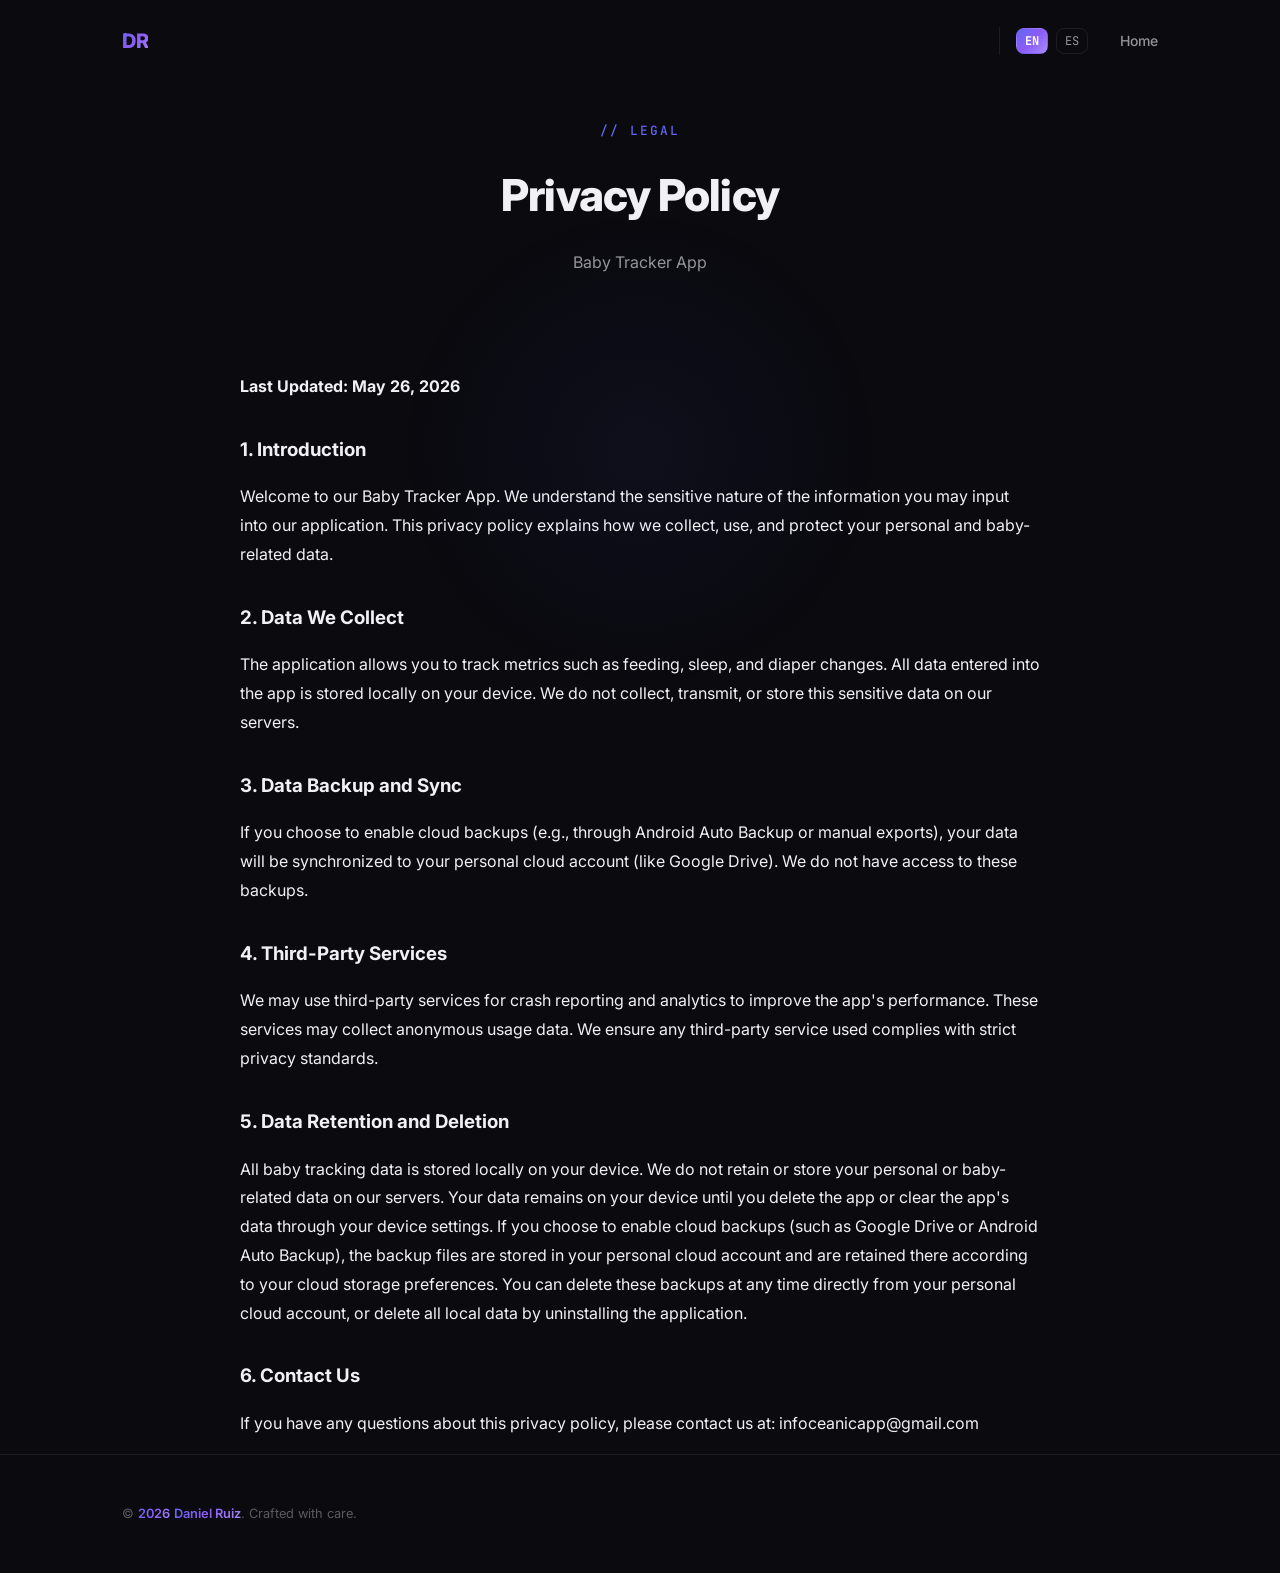
<file: apps/baby-tracker/privacy-policy.html>
<!DOCTYPE html>
<html lang="en">
<head>
  <meta charset="UTF-8" />
  <meta name="viewport" content="width=device-width, initial-scale=1.0" />
  <title>Privacy Policy - Baby Tracker App</title>
  
  <!-- Favicon (inline SVG) -->
  <link rel="icon" href="data:image/svg+xml,<svg xmlns='http://www.w3.org/2000/svg' viewBox='0 0 100 100'><text y='0.9em' font-size='80'>🚀</text></svg>" />

  <link rel="stylesheet" href="../../styles.css?v=3" />
  <style>
    .legal-section { padding-top: 120px; min-height: 80vh; }
    .legal-content { max-width: 800px; margin: 0 auto; line-height: 1.8; color: var(--text-light); }
    .legal-content h3 { color: var(--text-white); margin-top: 2rem; margin-bottom: 1rem; }
    .legal-content p { margin-bottom: 1rem; }
    .legal-content ul { padding-left: 1.5rem; margin-bottom: 1rem; }
    .legal-content li { margin-bottom: 0.5rem; }
  </style>
</head>
<body>
  <!-- ═══════════════ Navigation ═══════════════ -->
  <nav class="nav" id="navbar">
    <div class="container nav-inner">
      <a href="../../index.html" class="nav-logo">DR</a>
      <ul class="nav-links" id="nav-links">
        <li class="lang-switcher">
          <button class="lang-toggle-btn" data-lang="en">EN</button>
          <button class="lang-toggle-btn" data-lang="es">ES</button>
        </li>
        <li><a href="../../index.html" data-i18n="legal.nav.home">Home</a></li>
      </ul>
    </div>
  </nav>

  <!-- ═══════════════ Content ═══════════════ -->
  <section class="legal-section">
    <div class="container">
      <div class="section-header">
        <span class="section-label" data-i18n="legal.label">// Legal</span>
        <h2 class="section-title" data-i18n="bt.priv.title">Privacy Policy</h2>
        <p class="section-desc" data-i18n="bt.priv.desc">Baby Tracker App</p>
      </div>

      <div class="legal-content">
        <p data-i18n="legal.last_updated.bt"><strong>Last Updated: May 26, 2026</strong></p>
        
        <h3 data-i18n="bt.priv.1.t">1. Introduction</h3>
        <p data-i18n="bt.priv.1.p">Welcome to our Baby Tracker App. We understand the sensitive nature of the information you may input into our application. This privacy policy explains how we collect, use, and protect your personal and baby-related data.</p>
        
        <h3 data-i18n="bt.priv.2.t">2. Data We Collect</h3>
        <p data-i18n="bt.priv.2.p">The application allows you to track metrics such as feeding, sleep, and diaper changes. All data entered into the app is stored locally on your device. We do not collect, transmit, or store this sensitive data on our servers.</p>
        
        <h3 data-i18n="bt.priv.3.t">3. Data Backup and Sync</h3>
        <p data-i18n="bt.priv.3.p">If you choose to enable cloud backups (e.g., through Android Auto Backup or manual exports), your data will be synchronized to your personal cloud account (like Google Drive). We do not have access to these backups.</p>
        
        <h3 data-i18n="bt.priv.4.t">4. Third-Party Services</h3>
        <p data-i18n="bt.priv.4.p">We may use third-party services for crash reporting and analytics to improve the app's performance. These services may collect anonymous usage data. We ensure any third-party service used complies with strict privacy standards.</p>
        
        <h3 data-i18n="bt.priv.5.t">5. Data Retention and Deletion</h3>
        <p data-i18n="bt.priv.5.p">All baby tracking data is stored locally on your device. We do not retain or store your personal or baby-related data on our servers. Your data remains on your device until you delete the app or clear the app's data through your device settings. If you choose to enable cloud backups (such as Google Drive or Android Auto Backup), the backup files are stored in your personal cloud account and are retained there according to your cloud storage preferences. You can delete these backups at any time directly from your personal cloud account, or delete all local data by uninstalling the application.</p>
        
        <h3 data-i18n="bt.priv.6.t">6. Contact Us</h3>
        <p data-i18n="bt.priv.6.p">If you have any questions about this privacy policy, please contact us at: infoceanicapp@gmail.com</p>
      </div>
    </div>
  </section>

  <!-- ═══════════════ Footer ═══════════════ -->
  <footer class="footer">
    <div class="container footer-inner">
      <p class="footer-text" data-i18n="legal.footer">
        © <span id="current-year">2026</span> <span>Daniel Ruiz</span>. Crafted with care.
      </p>
    </div>
  </footer>

  <script src="../../translations.js"></script>
  <script src="../../i18n.js"></script>
  <script src="../../main.js"></script>
</body>
</html>
</file>
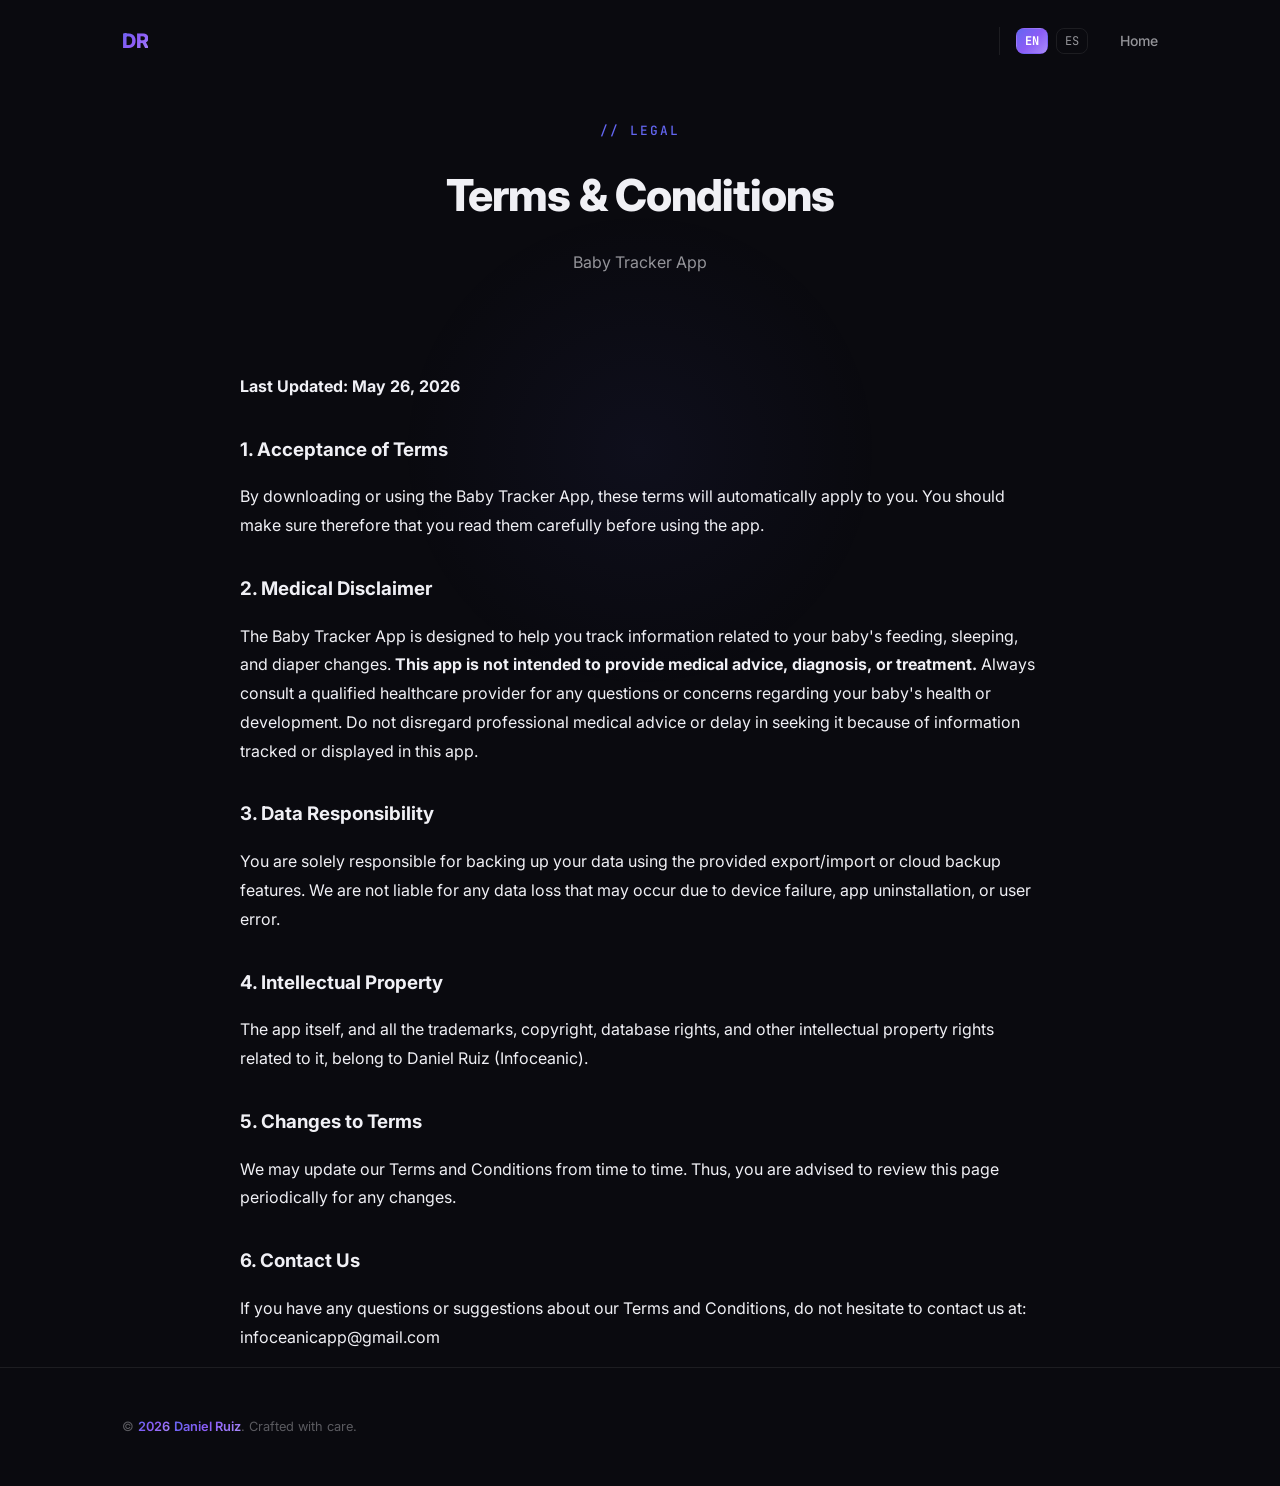
<file: apps/baby-tracker/terms-and-conditions.html>
<!DOCTYPE html>
<html lang="en">
<head>
  <meta charset="UTF-8" />
  <meta name="viewport" content="width=device-width, initial-scale=1.0" />
  <title>Terms and Conditions - Baby Tracker App</title>
  
  <!-- Favicon (inline SVG) -->
  <link rel="icon" href="data:image/svg+xml,<svg xmlns='http://www.w3.org/2000/svg' viewBox='0 0 100 100'><text y='0.9em' font-size='80'>🚀</text></svg>" />

  <link rel="stylesheet" href="../../styles.css?v=3" />
  <style>
    .legal-section { padding-top: 120px; min-height: 80vh; }
    .legal-content { max-width: 800px; margin: 0 auto; line-height: 1.8; color: var(--text-light); }
    .legal-content h3 { color: var(--text-white); margin-top: 2rem; margin-bottom: 1rem; }
    .legal-content p { margin-bottom: 1rem; }
    .legal-content ul { padding-left: 1.5rem; margin-bottom: 1rem; }
    .legal-content li { margin-bottom: 0.5rem; }
  </style>
</head>
<body>
  <!-- ═══════════════ Navigation ═══════════════ -->
  <nav class="nav" id="navbar">
    <div class="container nav-inner">
      <a href="../../index.html" class="nav-logo">DR</a>
      <ul class="nav-links" id="nav-links">
        <li class="lang-switcher">
          <button class="lang-toggle-btn" data-lang="en">EN</button>
          <button class="lang-toggle-btn" data-lang="es">ES</button>
        </li>
        <li><a href="../../index.html" data-i18n="legal.nav.home">Home</a></li>
      </ul>
    </div>
  </nav>

  <!-- ═══════════════ Content ═══════════════ -->
  <section class="legal-section">
    <div class="container">
      <div class="section-header">
        <span class="section-label" data-i18n="legal.label">// Legal</span>
        <h2 class="section-title" data-i18n="bt.terms.title">Terms & Conditions</h2>
        <p class="section-desc" data-i18n="bt.terms.desc">Baby Tracker App</p>
      </div>

      <div class="legal-content">
        <p data-i18n="legal.last_updated.bt"><strong>Last Updated: May 23, 2026</strong></p>
        
        <h3 data-i18n="bt.terms.1.t">1. Acceptance of Terms</h3>
        <p data-i18n="bt.terms.1.p">By downloading or using the Baby Tracker App, these terms will automatically apply to you. You should make sure therefore that you read them carefully before using the app.</p>
        
        <h3 data-i18n="bt.terms.2.t">2. Medical Disclaimer</h3>
        <p data-i18n="bt.terms.2.p">The Baby Tracker App is designed to help you track information related to your baby's feeding, sleeping, and diaper changes. <strong>This app is not intended to provide medical advice, diagnosis, or treatment.</strong> Always consult a qualified healthcare provider for any questions or concerns regarding your baby's health or development. Do not disregard professional medical advice or delay in seeking it because of information tracked or displayed in this app.</p>
        
        <h3 data-i18n="bt.terms.3.t">3. Data Responsibility</h3>
        <p data-i18n="bt.terms.3.p">You are solely responsible for backing up your data using the provided export/import or cloud backup features. We are not liable for any data loss that may occur due to device failure, app uninstallation, or user error.</p>
        
        <h3 data-i18n="bt.terms.4.t">4. Intellectual Property</h3>
        <p data-i18n="bt.terms.4.p">The app itself, and all the trademarks, copyright, database rights, and other intellectual property rights related to it, belong to Daniel Ruiz (Infoceanic).</p>
        
        <h3 data-i18n="bt.terms.5.t">5. Changes to Terms</h3>
        <p data-i18n="bt.terms.5.p">We may update our Terms and Conditions from time to time. Thus, you are advised to review this page periodically for any changes.</p>
        
        <h3 data-i18n="bt.terms.6.t">6. Contact Us</h3>
        <p data-i18n="bt.terms.6.p">If you have any questions or suggestions about our Terms and Conditions, do not hesitate to contact us at: infoceanicapp@gmail.com</p>
      </div>
    </div>
  </section>

  <!-- ═══════════════ Footer ═══════════════ -->
  <footer class="footer">
    <div class="container footer-inner">
      <p class="footer-text" data-i18n="legal.footer">
        © <span id="current-year">2026</span> <span>Daniel Ruiz</span>. Crafted with care.
      </p>
    </div>
  </footer>

  <script src="../../translations.js"></script>
  <script src="../../i18n.js"></script>
  <script src="../../main.js"></script>
</body>
</html>
</file>
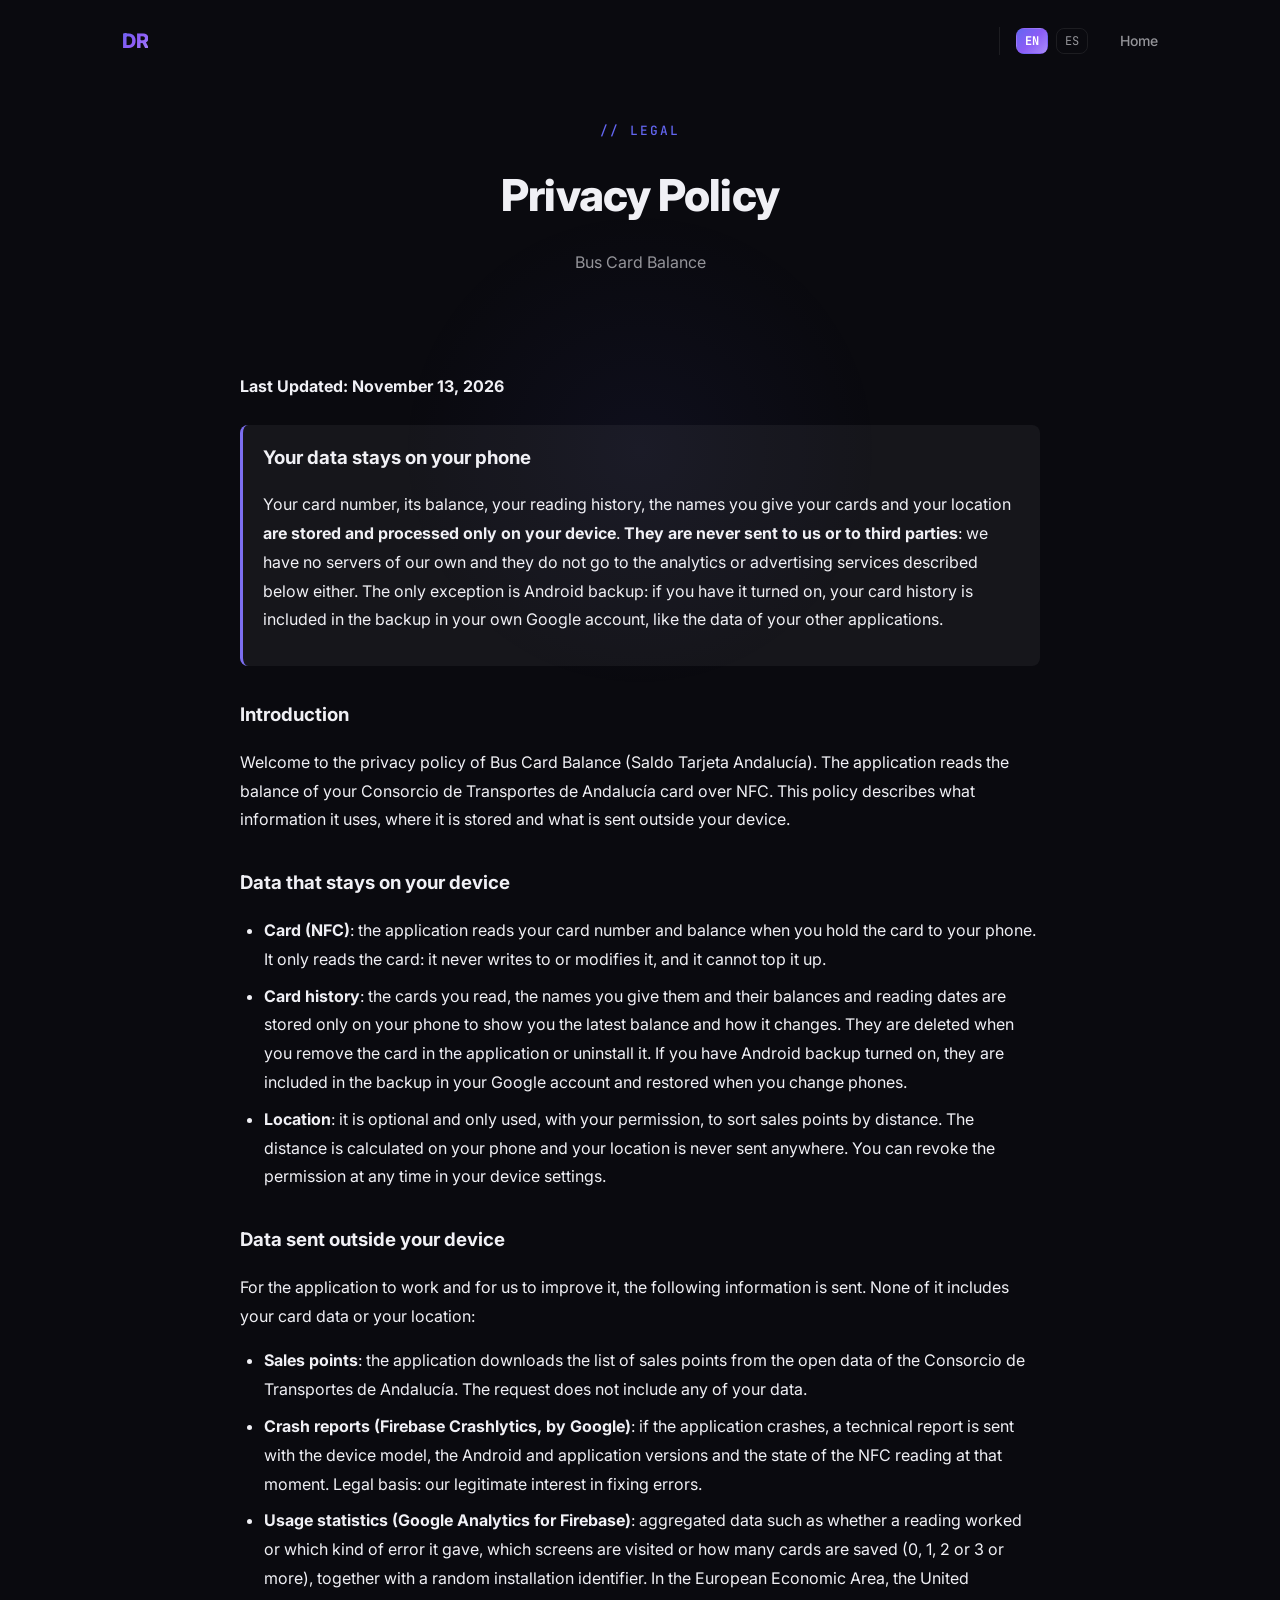
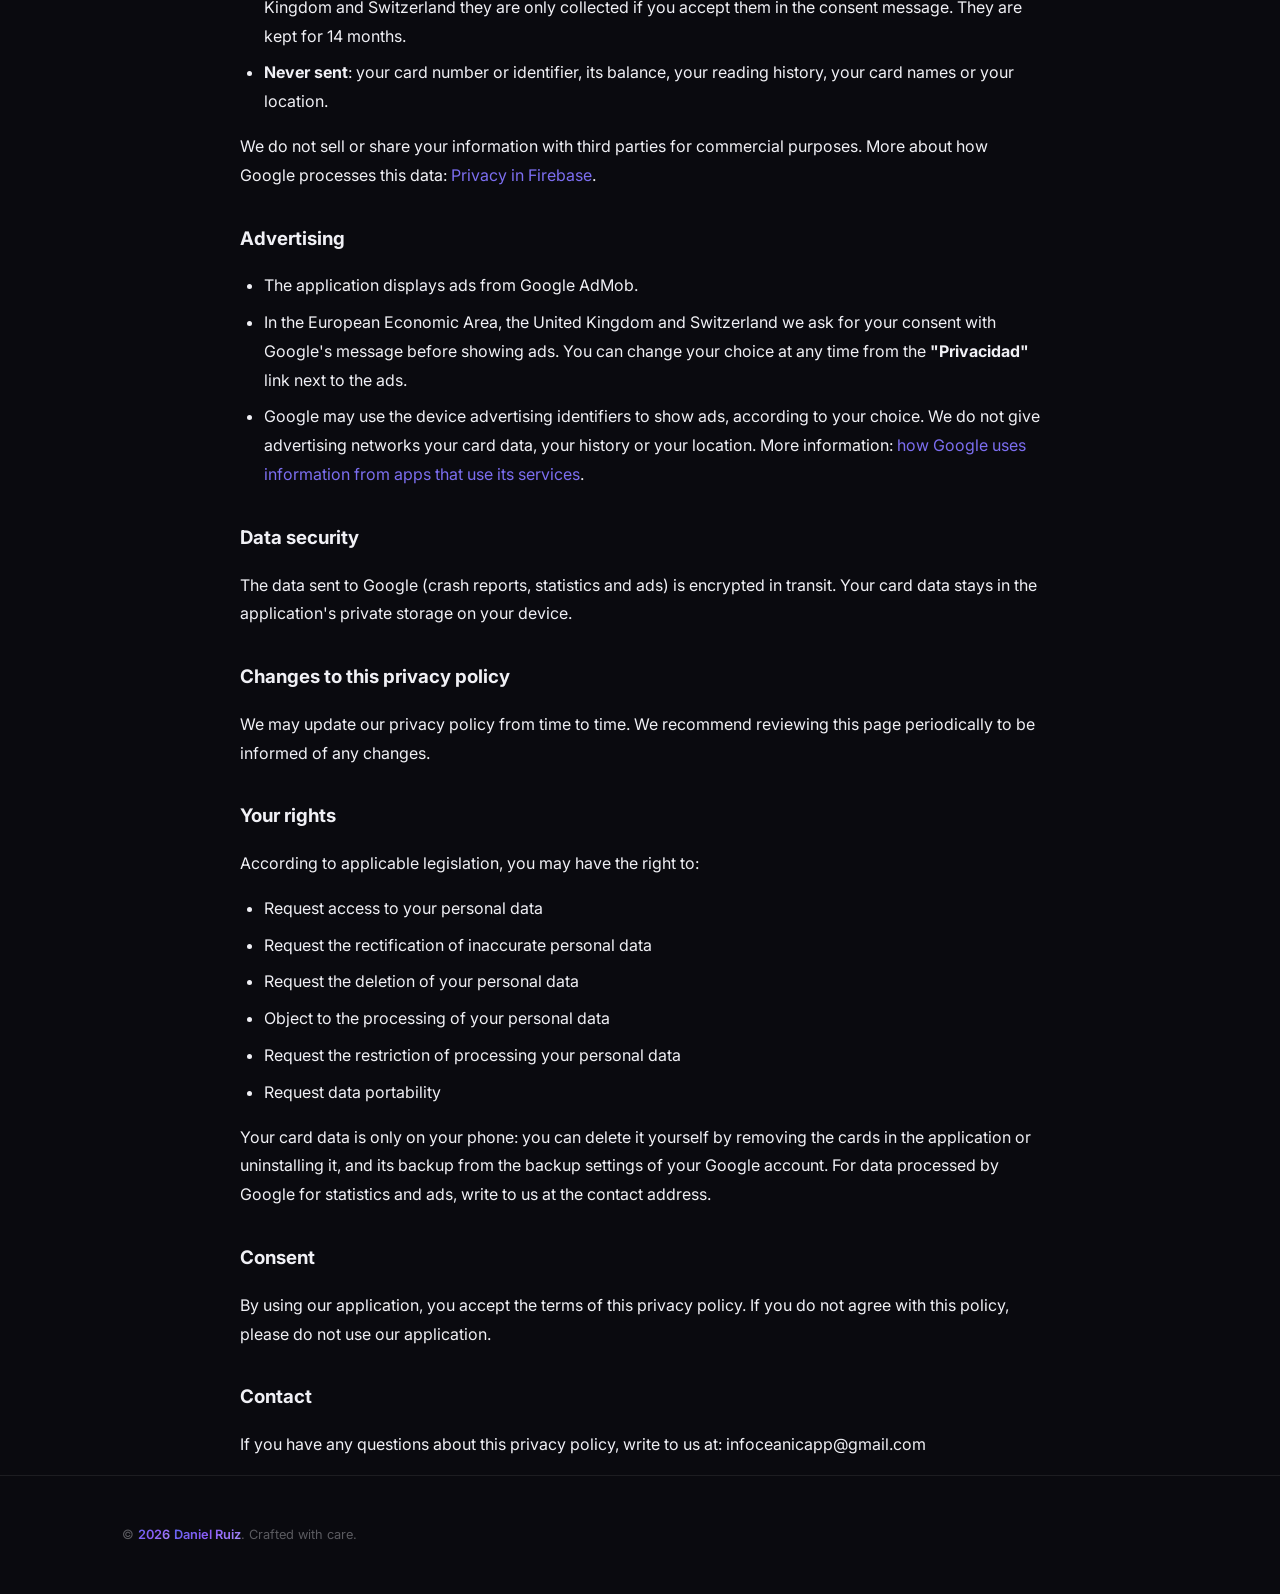
<file: apps/bus-card-balance/privacy-policy.html>
<!DOCTYPE html>
<html lang="en">
<head>
  <meta charset="UTF-8" />
  <meta name="viewport" content="width=device-width, initial-scale=1.0" />
  <title>Política de Privacidad - Bus Card Balance</title>
  
  <!-- Favicon (inline SVG) -->
  <link rel="icon" href="data:image/svg+xml,<svg xmlns='http://www.w3.org/2000/svg' viewBox='0 0 100 100'><text y='0.9em' font-size='80'>🚀</text></svg>" />

  <link rel="stylesheet" href="../../styles.css?v=3" />
  <style>
    .legal-section { padding-top: 120px; min-height: 80vh; }
    .legal-content { max-width: 800px; margin: 0 auto; line-height: 1.8; color: var(--text-light); }
    .legal-content h3 { color: var(--text-white); margin-top: 2rem; margin-bottom: 1rem; }
    .legal-content p { margin-bottom: 1rem; }
    .legal-content ul { padding-left: 1.5rem; margin-bottom: 1rem; }
    .legal-content li { margin-bottom: 0.5rem; }
    .legal-highlight { border-left: 3px solid var(--text-accent); background: var(--bg-glass); padding: 1rem 1.25rem; border-radius: 8px; margin: 1.5rem 0 2rem; }
    .legal-content .legal-highlight h3 { margin-top: 0; }
    .legal-content a { color: var(--text-accent); }
  </style>
</head>
<body>
  <!-- ═══════════════ Navigation ═══════════════ -->
  <nav class="nav" id="navbar">
    <div class="container nav-inner">
      <a href="../../index.html" class="nav-logo">DR</a>
      <ul class="nav-links" id="nav-links">
        <li class="lang-switcher">
          <button class="lang-toggle-btn" data-lang="en">EN</button>
          <button class="lang-toggle-btn" data-lang="es">ES</button>
        </li>
        <li><a href="../../index.html" data-i18n="legal.nav.home">Home</a></li>
      </ul>
    </div>
  </nav>

  <!-- ═══════════════ Content ═══════════════ -->
  <section class="legal-section">
    <div class="container">
      <div class="section-header">
        <span class="section-label" data-i18n="legal.label">// Legal</span>
        <h2 class="section-title" data-i18n="bcb.priv.title">Política de Privacidad</h2>
        <p class="section-desc" data-i18n="bcb.priv.desc">Bus Card Balance</p>
      </div>

      <div class="legal-content">
        <p data-i18n="bcb.priv.updated"><strong>Última actualización: 13 de Noviembre de 2026</strong></p>

        <div class="legal-highlight">
          <h3 data-i18n="bcb.priv.local.t">Tus datos se quedan en tu móvil</h3>
          <p data-i18n="bcb.priv.local.p">El número de tu tarjeta, su saldo, el historial de lecturas, los nombres que pongas a tus tarjetas y tu ubicación <strong>se guardan y se procesan únicamente en tu dispositivo</strong>. <strong>Nunca se envían a nosotros ni a terceros</strong>: no tenemos servidores propios y tampoco van a los servicios de estadísticas o publicidad descritos más abajo. La única excepción es la copia de seguridad de Android: si la tienes activada, tu historial de tarjetas se incluye en la copia de tu propia cuenta de Google, como los datos del resto de tus aplicaciones.</p>
        </div>

        <h3 data-i18n="bcb.priv.1.t">Introducción</h3>
        <p data-i18n="bcb.priv.1.p">Bienvenido a la política de privacidad de Bus Card Balance (Saldo Tarjeta Andalucía). La aplicación lee por NFC el saldo de tu tarjeta del Consorcio de Transportes de Andalucía. Esta política describe qué información utiliza, dónde se guarda y qué se envía fuera de tu dispositivo.</p>

        <h3 data-i18n="bcb.priv.2.t">Datos que se quedan en tu dispositivo</h3>
        <ul>
          <li data-i18n="bcb.priv.2.l1"><strong>Tarjeta (NFC)</strong>: la aplicación lee el número y el saldo de tu tarjeta cuando la acercas al móvil. Solo lee la tarjeta: nunca escribe en ella ni la modifica, y no puede recargarla.</li>
          <li data-i18n="bcb.priv.2.l2"><strong>Historial de tarjetas</strong>: las tarjetas leídas, los nombres que les pongas y sus saldos y fechas de lectura se guardan solo en tu móvil para mostrarte el último saldo y su evolución. Se borran al eliminar la tarjeta en la aplicación o al desinstalarla. Si tienes activada la copia de seguridad de Android, se incluyen en la copia de tu cuenta de Google y se recuperan al cambiar de móvil.</li>
          <li data-i18n="bcb.priv.2.l3"><strong>Ubicación</strong>: es opcional y solo se usa, con tu permiso, para ordenar los puntos de venta por cercanía. La distancia se calcula en tu móvil y tu ubicación no se envía a ningún sitio. Puedes retirar el permiso en cualquier momento desde los ajustes del dispositivo.</li>
        </ul>

        <h3 data-i18n="bcb.priv.3.t">Datos que se envían fuera de tu dispositivo</h3>
        <p data-i18n="bcb.priv.3.p">Para que la aplicación funcione y podamos mejorarla, se envía la siguiente información. Ninguna de ella incluye los datos de tu tarjeta ni tu ubicación:</p>
        <ul>
          <li data-i18n="bcb.priv.3.l1"><strong>Puntos de venta</strong>: la aplicación descarga la lista de puntos de venta de los datos abiertos del Consorcio de Transportes de Andalucía. La petición no incluye ningún dato tuyo.</li>
          <li data-i18n="bcb.priv.3.l2"><strong>Informes de fallos (Firebase Crashlytics, de Google)</strong>: si la aplicación falla, se envía un informe técnico con el modelo del dispositivo, la versión de Android y de la aplicación y el estado de la lectura NFC en ese momento. Base legal: nuestro interés legítimo en corregir errores.</li>
          <li data-i18n="bcb.priv.3.l3"><strong>Estadísticas de uso (Google Analytics para Firebase)</strong>: datos agregados como si una lectura ha funcionado o qué tipo de error ha dado, qué pantallas se visitan o cuántas tarjetas hay guardadas (0, 1, 2 o 3 o más), junto a un identificador aleatorio de la instalación. En el Espacio Económico Europeo, Reino Unido y Suiza solo se recogen si lo aceptas en el aviso de consentimiento. Se conservan 14 meses.</li>
          <li data-i18n="bcb.priv.3.l4"><strong>Nunca se envían</strong> el número o identificador de tu tarjeta, su saldo, tu historial de lecturas, los nombres de tus tarjetas ni tu ubicación.</li>
        </ul>
        <p data-i18n="bcb.priv.3.l5">No vendemos ni compartimos tu información con terceros con fines comerciales. Más información sobre cómo trata Google estos datos: <a href="https://firebase.google.com/support/privacy" target="_blank" rel="noopener">Privacidad en Firebase</a>.</p>

        <h3 data-i18n="bcb.priv.4.t">Publicidad</h3>
        <ul>
          <li data-i18n="bcb.priv.4.l1">La aplicación muestra anuncios de Google AdMob.</li>
          <li data-i18n="bcb.priv.4.l2">En el Espacio Económico Europeo, Reino Unido y Suiza te pedimos tu consentimiento con el aviso de Google antes de mostrar anuncios. Puedes cambiar tu elección en cualquier momento desde el enlace <strong>"Privacidad"</strong> que aparece junto a los anuncios.</li>
          <li data-i18n="bcb.priv.4.l3">Google puede usar identificadores de publicidad del dispositivo para mostrar anuncios, según tu elección. No damos a las redes publicitarias los datos de tu tarjeta, tu historial ni tu ubicación. Más información: <a href="https://policies.google.com/technologies/partner-sites" target="_blank" rel="noopener">cómo usa Google la información de las apps que usan sus servicios</a>.</li>
        </ul>

        <h3 data-i18n="bcb.priv.5.t">Seguridad de los datos</h3>
        <p data-i18n="bcb.priv.5.p">Los datos que se envían a Google (informes de fallos, estadísticas y anuncios) viajan cifrados. Los datos de tus tarjetas se quedan en el almacenamiento privado de la aplicación en tu dispositivo.</p>

        <h3 data-i18n="bcb.priv.6.t">Cambios en esta política de privacidad</h3>
        <p data-i18n="bcb.priv.6.p">Podemos actualizar nuestra política de privacidad de vez en cuando. Te recomendamos revisar esta página periódicamente para estar informado sobre cualquier cambio.</p>

        <h3 data-i18n="bcb.priv.7.t">Tus derechos</h3>
        <p data-i18n="bcb.priv.7.p">De acuerdo con la legislación aplicable, puedes tener derecho a:</p>
        <ul>
          <li data-i18n="bcb.priv.7.l1">Solicitar acceso a tus datos personales</li>
          <li data-i18n="bcb.priv.7.l2">Solicitar la rectificación de tus datos personales inexactos</li>
          <li data-i18n="bcb.priv.7.l3">Solicitar la eliminación de tus datos personales</li>
          <li data-i18n="bcb.priv.7.l4">Oponerte al procesamiento de tus datos personales</li>
          <li data-i18n="bcb.priv.7.l5">Solicitar la restricción del procesamiento de tus datos personales</li>
          <li data-i18n="bcb.priv.7.l6">Solicitar la portabilidad de tus datos</li>
        </ul>
        <p data-i18n="bcb.priv.7.p2">Los datos de tus tarjetas están solo en tu móvil: puedes borrarlos tú mismo eliminando las tarjetas en la aplicación o desinstalándola, y también su copia de seguridad desde los ajustes de copia de seguridad de tu cuenta de Google. Para los datos tratados por Google para estadísticas y anuncios, escríbenos a la dirección de contacto.</p>

        <h3 data-i18n="bcb.priv.8.t">Consentimiento</h3>
        <p data-i18n="bcb.priv.8.p">Al utilizar nuestra aplicación, aceptas los términos de esta política de privacidad. Si no estás de acuerdo con esta política, por favor, no utilices nuestra aplicación.</p>

        <h3 data-i18n="bcb.priv.9.t">Contacto</h3>
        <p data-i18n="bcb.priv.9.p">Si tienes cualquier pregunta sobre esta política de privacidad, escríbenos a: infoceanicapp@gmail.com</p>
      </div>
    </div>
  </section>

  <!-- ═══════════════ Footer ═══════════════ -->
  <footer class="footer">
    <div class="container footer-inner">
      <p class="footer-text" data-i18n="legal.footer">
        © <span id="current-year">2026</span> <span>Daniel Ruiz</span>. Crafted with care.
      </p>
    </div>
  </footer>

  <script src="../../translations.js"></script>
  <script src="../../i18n.js"></script>
  <script src="../../main.js"></script>
</body>
</html>
</file>
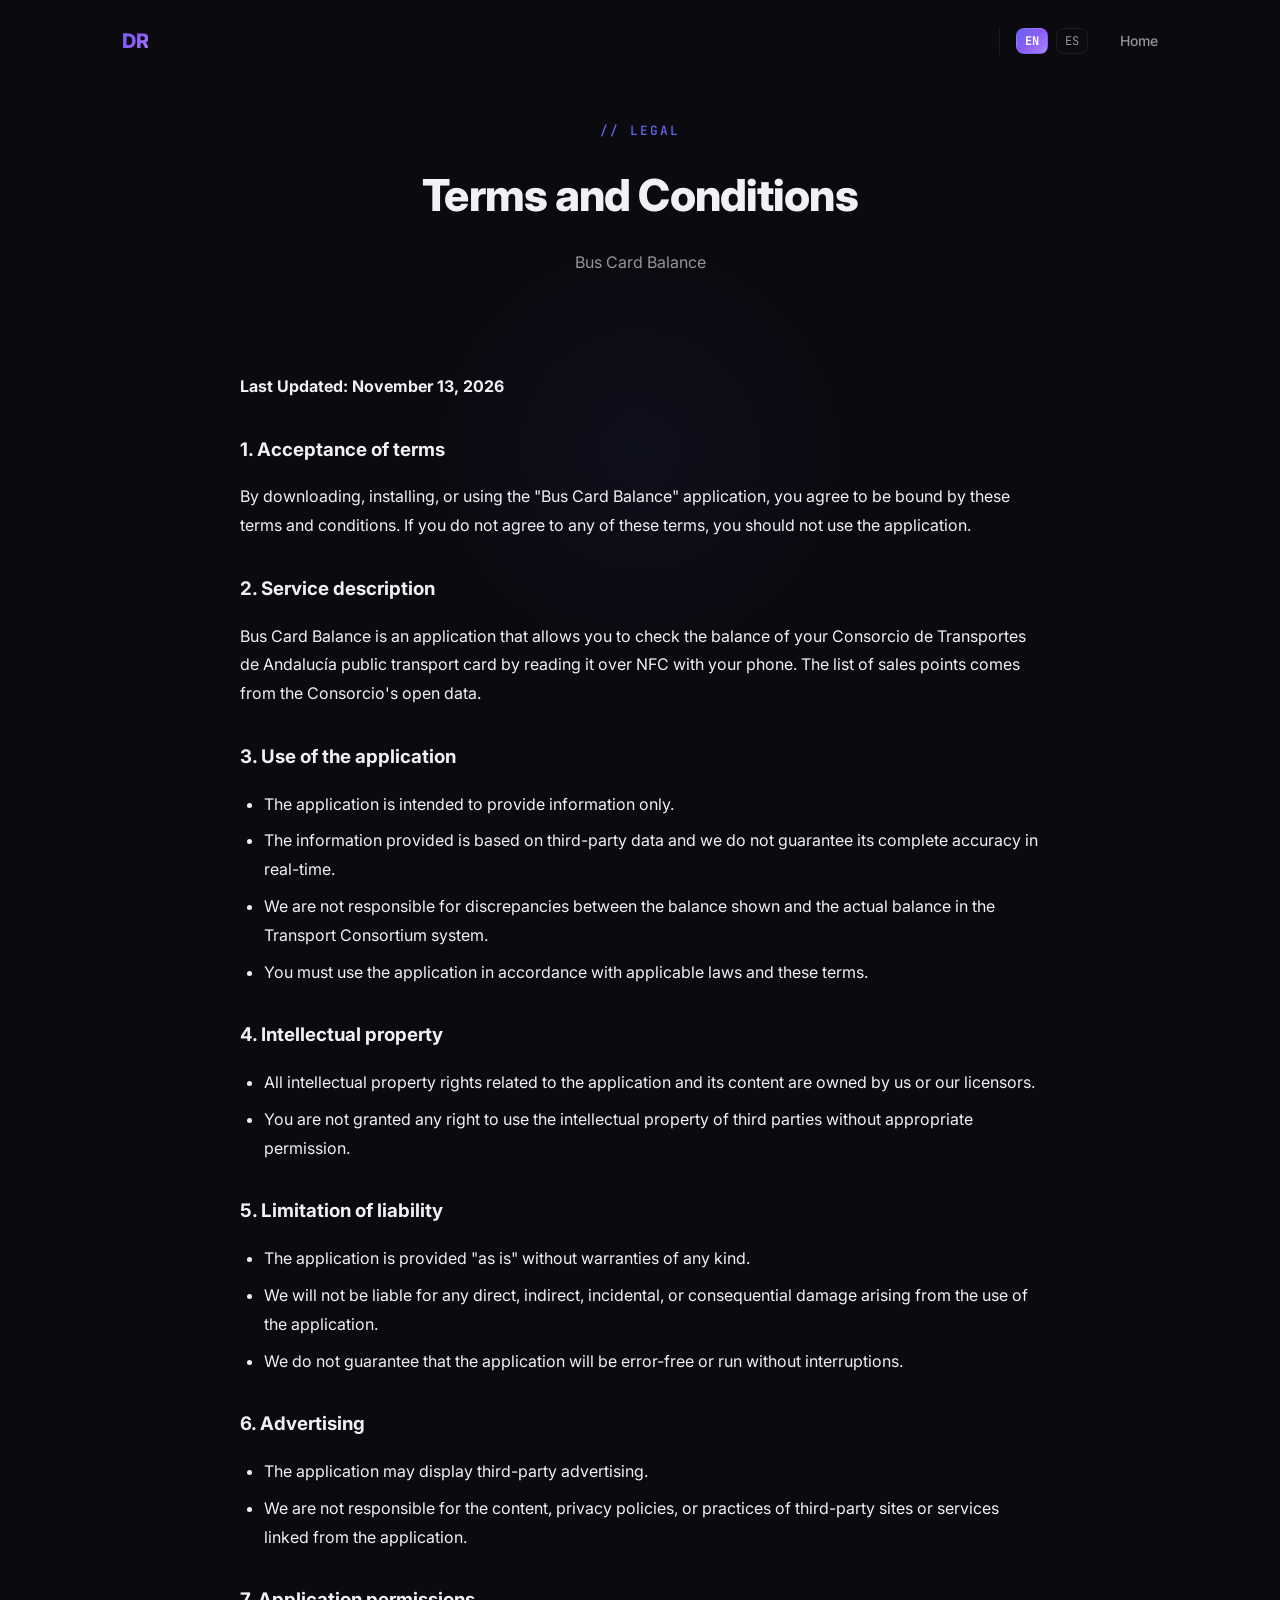
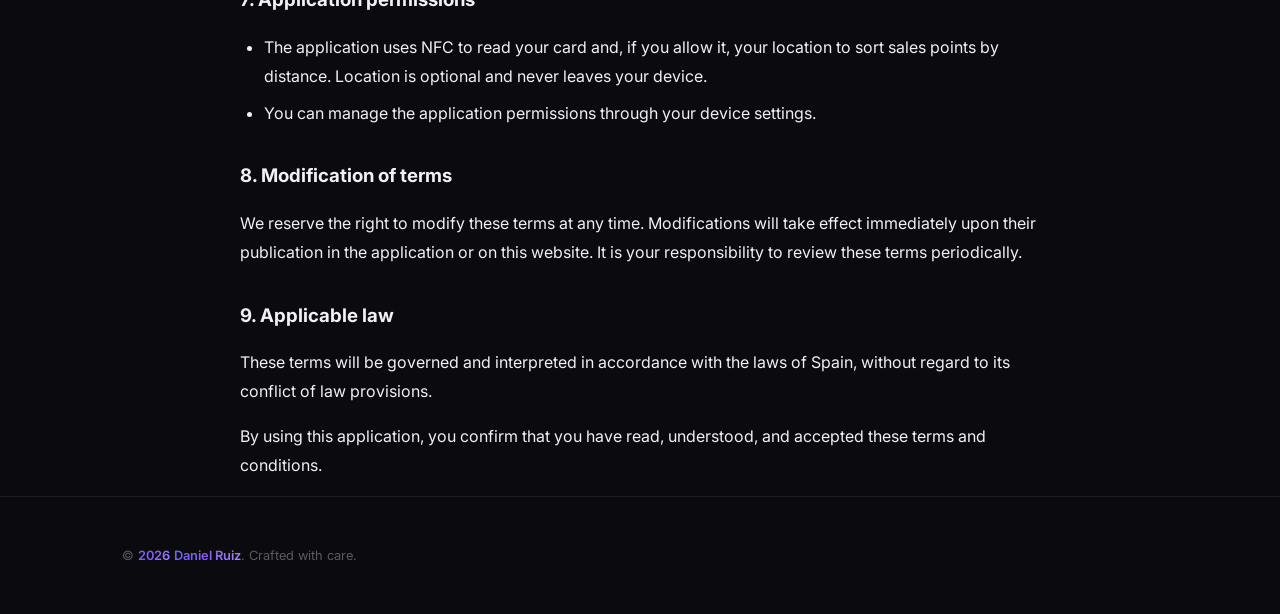
<file: apps/bus-card-balance/terms-and-conditions.html>
<!DOCTYPE html>
<html lang="en">
<head>
  <meta charset="UTF-8" />
  <meta name="viewport" content="width=device-width, initial-scale=1.0" />
  <title>Términos y Condiciones - Bus Card Balance</title>
  
  <!-- Favicon (inline SVG) -->
  <link rel="icon" href="data:image/svg+xml,<svg xmlns='http://www.w3.org/2000/svg' viewBox='0 0 100 100'><text y='0.9em' font-size='80'>🚀</text></svg>" />

  <link rel="stylesheet" href="../../styles.css?v=3" />
  <style>
    .legal-section { padding-top: 120px; min-height: 80vh; }
    .legal-content { max-width: 800px; margin: 0 auto; line-height: 1.8; color: var(--text-light); }
    .legal-content h3 { color: var(--text-white); margin-top: 2rem; margin-bottom: 1rem; }
    .legal-content p { margin-bottom: 1rem; }
    .legal-content ul { padding-left: 1.5rem; margin-bottom: 1rem; }
    .legal-content li { margin-bottom: 0.5rem; }
  </style>
</head>
<body>
  <!-- ═══════════════ Navigation ═══════════════ -->
  <nav class="nav" id="navbar">
    <div class="container nav-inner">
      <a href="../../index.html" class="nav-logo">DR</a>
      <ul class="nav-links" id="nav-links">
        <li class="lang-switcher">
          <button class="lang-toggle-btn" data-lang="en">EN</button>
          <button class="lang-toggle-btn" data-lang="es">ES</button>
        </li>
        <li><a href="../../index.html" data-i18n="legal.nav.home">Home</a></li>
      </ul>
    </div>
  </nav>

  <!-- ═══════════════ Content ═══════════════ -->
  <section class="legal-section">
    <div class="container">
      <div class="section-header">
        <span class="section-label" data-i18n="legal.label">// Legal</span>
        <h2 class="section-title" data-i18n="bcb.terms.title">Términos y Condiciones</h2>
        <p class="section-desc" data-i18n="bcb.terms.desc">Bus Card Balance</p>
      </div>

      <div class="legal-content">
        <p data-i18n="bcb.terms.updated"><strong>Última actualización: 13 de Noviembre de 2026</strong></p>
        
        <h3 data-i18n="bcb.terms.1.t">1. Aceptación de los términos</h3>
        <p data-i18n="bcb.terms.1.p">Al descargar, instalar o utilizar la aplicación "Bus Card Balance", aceptas estar vinculado por estos términos y condiciones. Si no estás de acuerdo con alguno de estos términos, no debes utilizar la aplicación.</p>

        <h3 data-i18n="bcb.terms.2.t">2. Descripción del servicio</h3>
        <p data-i18n="bcb.terms.2.p">Bus Card Balance es una aplicación que permite consultar el saldo de tu tarjeta de transporte público del Consorcio de Transportes de Andalucía leyéndola por NFC desde tu móvil. La lista de puntos de venta procede de los datos abiertos del Consorcio.</p>

        <h3 data-i18n="bcb.terms.3.t">3. Uso de la aplicación</h3>
        <ul>
          <li data-i18n="bcb.terms.3.l1">La aplicación está destinada a proporcionar información solamente.</li>
          <li data-i18n="bcb.terms.3.l2">La información proporcionada se basa en datos de terceros y no garantizamos su exactitud completa en tiempo real.</li>
          <li data-i18n="bcb.terms.3.l3">No nos hacemos responsables de discrepancias entre el saldo mostrado y el saldo real en el sistema del Consorcio de Transportes.</li>
          <li data-i18n="bcb.terms.3.l4">Debes utilizar la aplicación de acuerdo con las leyes aplicables y estos términos.</li>
        </ul>

        <h3 data-i18n="bcb.terms.4.t">4. Propiedad intelectual</h3>
        <ul>
          <li data-i18n="bcb.terms.4.l1">Todos los derechos de propiedad intelectual relacionados con la aplicación y su contenido son propiedad nuestra o de nuestros licenciantes.</li>
          <li data-i18n="bcb.terms.4.l2">No se te otorga ningún derecho para utilizar la propiedad intelectual de terceros sin el permiso correspondiente.</li>
        </ul>

        <h3 data-i18n="bcb.terms.5.t">5. Limitación de responsabilidad</h3>
        <ul>
          <li data-i18n="bcb.terms.5.l1">La aplicación se proporciona "tal cual" sin garantías de ningún tipo.</li>
          <li data-i18n="bcb.terms.5.l2">No seremos responsables de ningún daño directo, indirecto, incidental o consecuente que surja del uso de la aplicación.</li>
          <li data-i18n="bcb.terms.5.l3">No garantizamos que la aplicación esté libre de errores o que funcione sin interrupciones.</li>
        </ul>

        <h3 data-i18n="bcb.terms.6.t">6. Publicidad</h3>
        <ul>
          <li data-i18n="bcb.terms.6.l1">La aplicación puede mostrar publicidad de terceros.</li>
          <li data-i18n="bcb.terms.6.l2">No somos responsables del contenido, políticas de privacidad o prácticas de sitios o servicios de terceros vinculados desde la aplicación.</li>
        </ul>

        <h3 data-i18n="bcb.terms.7.t">7. Permisos de la aplicación</h3>
        <ul>
          <li data-i18n="bcb.terms.7.l1">La aplicación usa el NFC para leer tu tarjeta y, si lo permites, tu ubicación para ordenar los puntos de venta por cercanía. La ubicación es opcional y no sale de tu dispositivo.</li>
          <li data-i18n="bcb.terms.7.l2">Puedes gestionar los permisos de la aplicación a través de la configuración de tu dispositivo.</li>
        </ul>

        <h3 data-i18n="bcb.terms.8.t">8. Modificaciones de los términos</h3>
        <p data-i18n="bcb.terms.8.p">Nos reservamos el derecho de modificar estos términos en cualquier momento. Las modificaciones entrarán en vigor inmediatamente después de su publicación en la aplicación o en este sitio web. Es tu responsabilidad revisar periódicamente estos términos.</p>

        <h3 data-i18n="bcb.terms.9.t">9. Ley aplicable</h3>
        <p data-i18n="bcb.terms.9.p">Estos términos se regirán e interpretarán de acuerdo con las leyes de España, sin tener en cuenta sus conflictos de disposiciones legales.</p>

        <p data-i18n="bcb.terms.10.p">Al utilizar esta aplicación, confirmas que has leído, entendido y aceptado estos términos y condiciones.</p>
      </div>
    </div>
  </section>

  <!-- ═══════════════ Footer ═══════════════ -->
  <footer class="footer">
    <div class="container footer-inner">
      <p class="footer-text" data-i18n="legal.footer">
        © <span id="current-year">2026</span> <span>Daniel Ruiz</span>. Crafted with care.
      </p>
    </div>
  </footer>

  <script src="../../translations.js"></script>
  <script src="../../i18n.js"></script>
  <script src="../../main.js"></script>
</body>
</html>
</file>
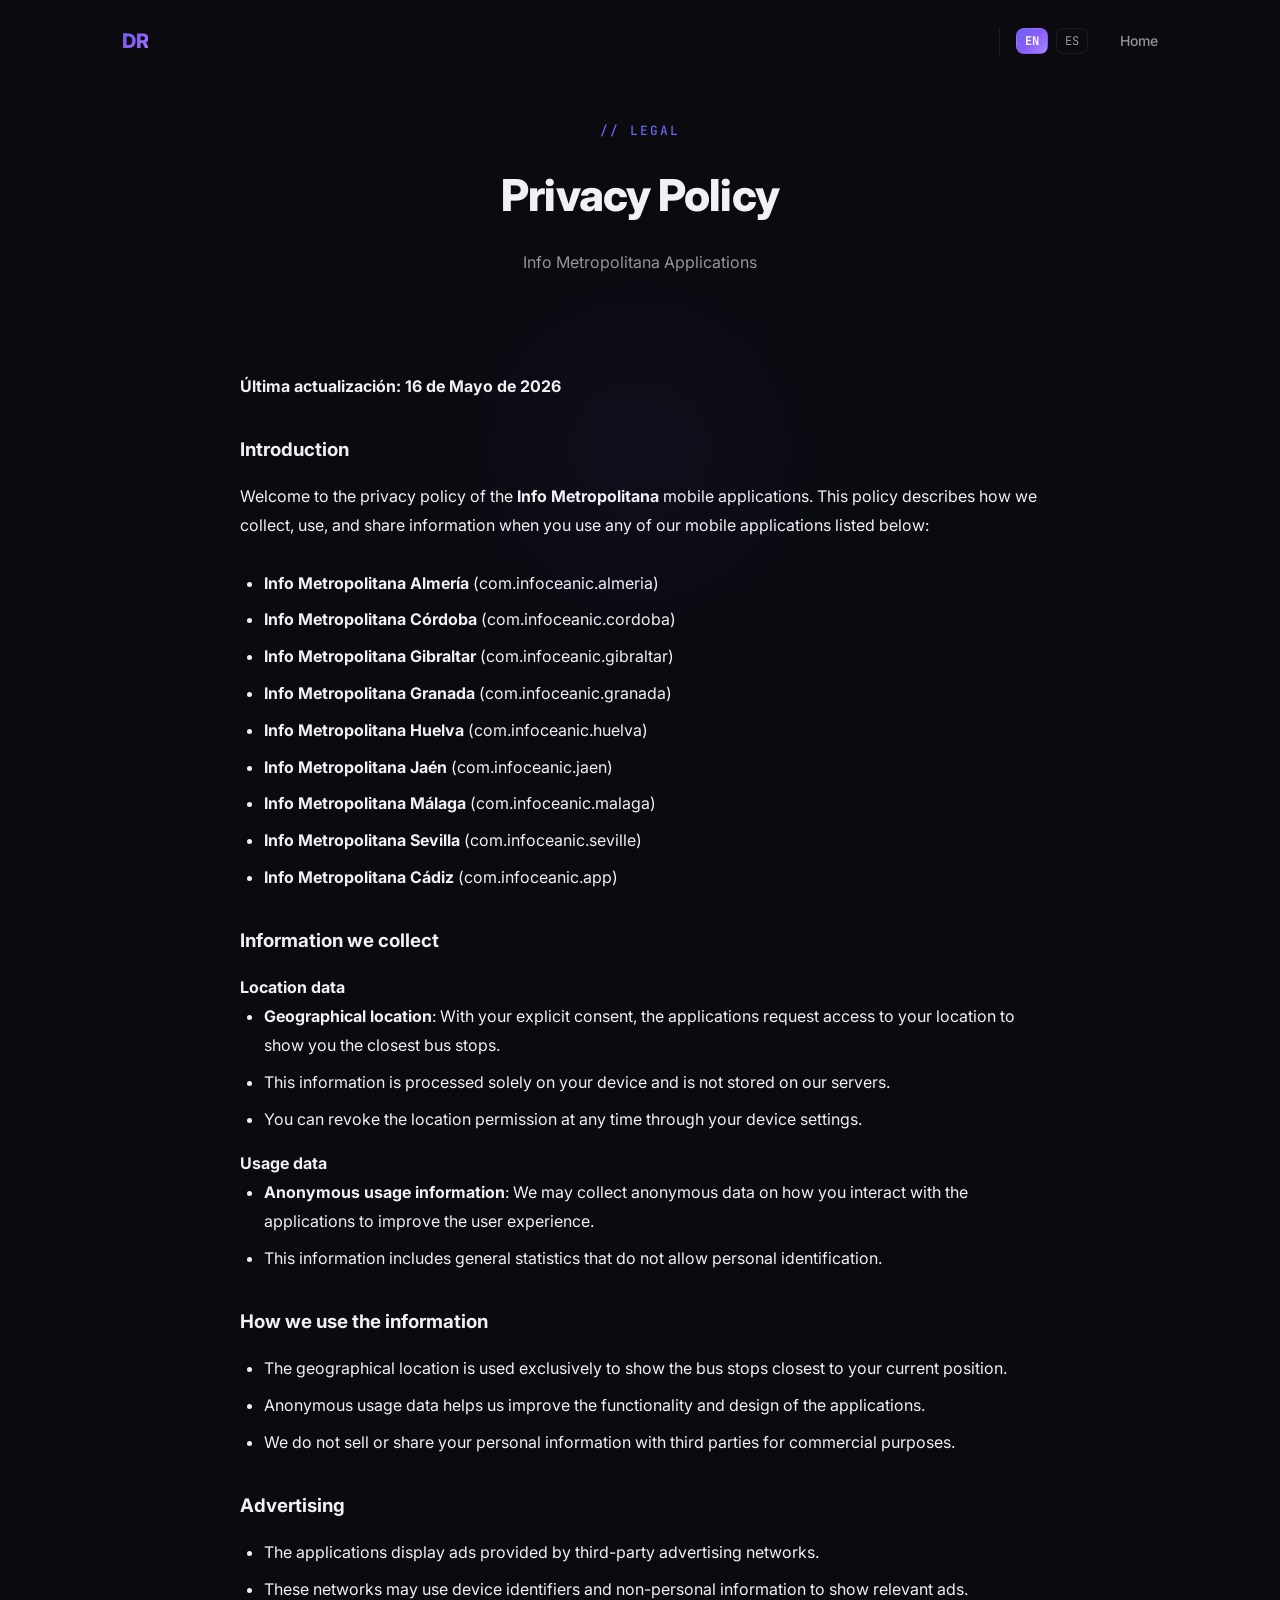
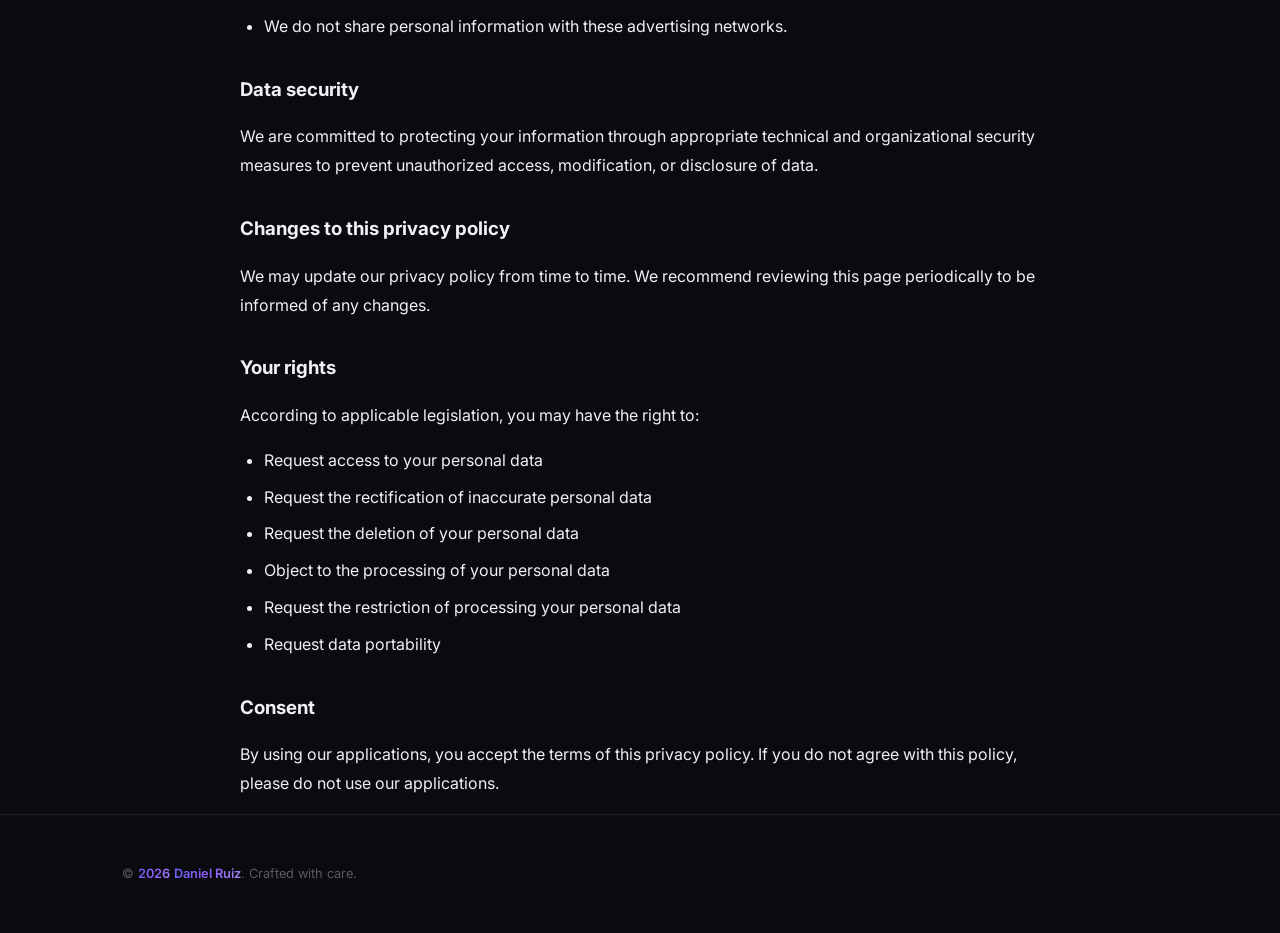
<file: apps/info-metropolitana-andalucia/privacy-policy.html>
<!DOCTYPE html>
<html lang="en">
<head>
  <meta charset="UTF-8" />
  <meta name="viewport" content="width=device-width, initial-scale=1.0" />
  <title>Política de Privacidad - Info Metropolitana</title>
  
  <!-- Favicon (inline SVG) -->
  <link rel="icon" href="data:image/svg+xml,<svg xmlns='http://www.w3.org/2000/svg' viewBox='0 0 100 100'><text y='0.9em' font-size='80'>🚀</text></svg>" />

  <link rel="stylesheet" href="../../styles.css?v=3" />
  <style>
    .legal-section { padding-top: 120px; min-height: 80vh; }
    .legal-content { max-width: 800px; margin: 0 auto; line-height: 1.8; color: var(--text-light); }
    .legal-content h3 { color: var(--text-white); margin-top: 2rem; margin-bottom: 1rem; }
    .legal-content p { margin-bottom: 1rem; }
    .legal-content ul { padding-left: 1.5rem; margin-bottom: 1rem; }
    .legal-content li { margin-bottom: 0.5rem; }
  </style>
</head>
<body>
  <!-- ═══════════════ Navigation ═══════════════ -->
  <nav class="nav" id="navbar">
    <div class="container nav-inner">
      <a href="../../index.html" class="nav-logo">DR</a>
      <ul class="nav-links" id="nav-links">
        <li class="lang-switcher">
          <button class="lang-toggle-btn" data-lang="en">EN</button>
          <button class="lang-toggle-btn" data-lang="es">ES</button>
        </li>
        <li><a href="../../index.html" data-i18n="legal.nav.home">Home</a></li>
      </ul>
    </div>
  </nav>

  <!-- ═══════════════ Content ═══════════════ -->
  <section class="legal-section">
    <div class="container">
      <div class="section-header">
        <span class="section-label" data-i18n="legal.label">// Legal</span>
        <h2 class="section-title" data-i18n="ima.priv.title">Política de Privacidad</h2>
        <p class="section-desc" data-i18n="ima.priv.desc">Aplicaciones Info Metropolitana</p>
      </div>

      <div class="legal-content">
        <p data-i18n="ima.priv.updated"><strong>Última actualización: 16 de Mayo de 2026</strong></p>

        <h3 data-i18n="ima.priv.1.t">Introducción</h3>
        <p data-i18n="ima.priv.1.p">Bienvenido a la política de privacidad de las aplicaciones móviles de Info Metropolitana. Esta política describe cómo recopilamos, utilizamos y compartimos la información cuando utilizas cualquiera de nuestras aplicaciones móviles.</p>

        <h3 data-i18n="ima.priv.2.t">Información que recopilamos</h3>
        <h4 data-i18n="ima.priv.2.sub1">Datos de ubicación</h4>
        <ul>
          <li data-i18n="ima.priv.2.sub1.l1"><strong>Ubicación geográfica</strong>: Con tu consentimiento explícito, la aplicación solicita acceso a tu ubicación para mostrarte las paradas de autobús más cercanas a ti.</li>
          <li data-i18n="ima.priv.2.sub1.l2">Esta información se procesa únicamente en tu dispositivo y no se almacena en nuestros servidores.</li>
          <li data-i18n="ima.priv.2.sub1.l3">Puedes revocar el permiso de ubicación en cualquier momento a través de la configuración de tu dispositivo.</li>
        </ul>

        <h4 data-i18n="ima.priv.2.sub2">Datos de uso</h4>
        <ul>
          <li data-i18n="ima.priv.2.sub2.l1"><strong>Información de uso anónima</strong>: Podemos recopilar datos anónimos sobre cómo interactúas con la aplicación para mejorar la experiencia del usuario.</li>
          <li data-i18n="ima.priv.2.sub2.l2">Esta información incluye estadísticas generales que no permiten identificarte personalmente.</li>
        </ul>

        <h3 data-i18n="ima.priv.3.t">Cómo utilizamos la información</h3>
        <ul>
          <li data-i18n="ima.priv.3.l1">La ubicación geográfica se utiliza exclusivamente para mostrar las paradas de autobús más cercanas a tu posición actual.</li>
          <li data-i18n="ima.priv.3.l2">Los datos anónimos de uso nos ayudan a mejorar el funcionamiento y diseño de la aplicación.</li>
          <li data-i18n="ima.priv.3.l3">No vendemos ni compartimos tu información personal con terceros con fines comerciales.</li>
        </ul>

        <h3 data-i18n="ima.priv.4.t">Publicidad</h3>
        <ul>
          <li data-i18n="ima.priv.4.l1">La aplicación muestra anuncios proporcionados por redes publicitarias de terceros.</li>
          <li data-i18n="ima.priv.4.l2">Estas redes pueden utilizar identificadores de dispositivo e información no personal para mostrar anuncios relevantes.</li>
          <li data-i18n="ima.priv.4.l3">No compartimos información personal con estas redes publicitarias.</li>
        </ul>

        <h3 data-i18n="ima.priv.5.t">Seguridad de los datos</h3>
        <p data-i18n="ima.priv.5.p">Nos comprometemos a proteger tu información mediante medidas de seguridad técnicas y organizativas adecuadas para prevenir el acceso no autorizado, modificación o divulgación de datos.</p>

        <h3 data-i18n="ima.priv.6.t">Cambios en esta política de privacidad</h3>
        <p data-i18n="ima.priv.6.p">Podemos actualizar nuestra política de privacidad de vez en cuando. Te recomendamos revisar esta página periódicamente para estar informado sobre cualquier cambio.</p>

        <h3 data-i18n="ima.priv.7.t">Tus derechos</h3>
        <p data-i18n="ima.priv.7.p">De acuerdo con la legislación aplicable, puedes tener derecho a:</p>
        <ul>
          <li data-i18n="ima.priv.7.l1">Solicitar acceso a tus datos personales</li>
          <li data-i18n="ima.priv.7.l2">Solicitar la rectificación de tus datos personales inexactos</li>
          <li data-i18n="ima.priv.7.l3">Solicitar la eliminación de tus datos personales</li>
          <li data-i18n="ima.priv.7.l4">Oponerte al procesamiento de tus datos personales</li>
          <li data-i18n="ima.priv.7.l5">Solicitar la restricción del procesamiento de tus datos personales</li>
          <li data-i18n="ima.priv.7.l6">Solicitar la portabilidad de tus datos</li>
        </ul>

        <h3 data-i18n="ima.priv.8.t">Consentimiento</h3>
        <p data-i18n="ima.priv.8.p">Al utilizar nuestra aplicación, aceptas los términos de esta política de privacidad. Si no estás de acuerdo con esta política, por favor, no utilices nuestra aplicación.</p>
      </div>
    </div>
  </section>

  <!-- ═══════════════ Footer ═══════════════ -->
  <footer class="footer">
    <div class="container footer-inner">
      <p class="footer-text" data-i18n="legal.footer">
        © <span id="current-year">2026</span> <span>Daniel Ruiz</span>. Crafted with care.
      </p>
    </div>
  </footer>

  <script src="../../translations.js"></script>
  <script src="../../i18n.js"></script>
  <script src="../../main.js"></script>
</body>
</html>
</file>
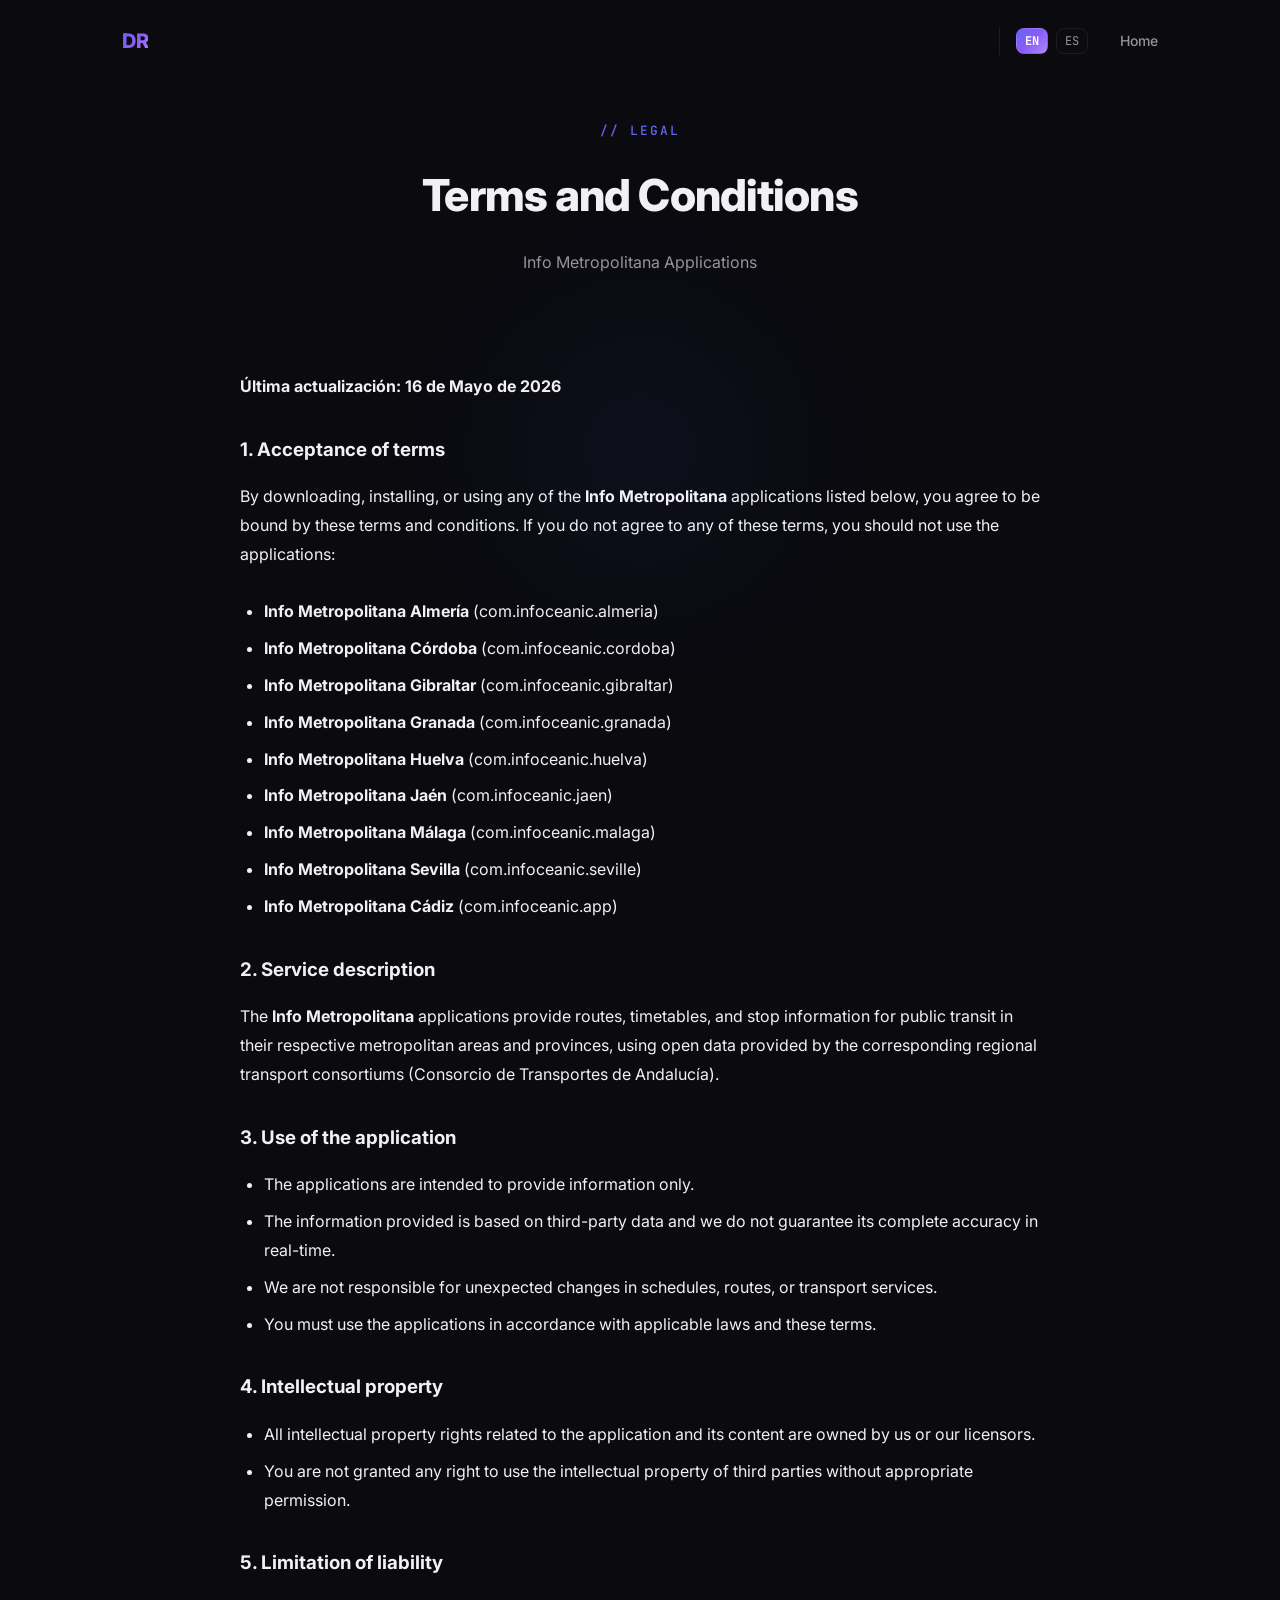
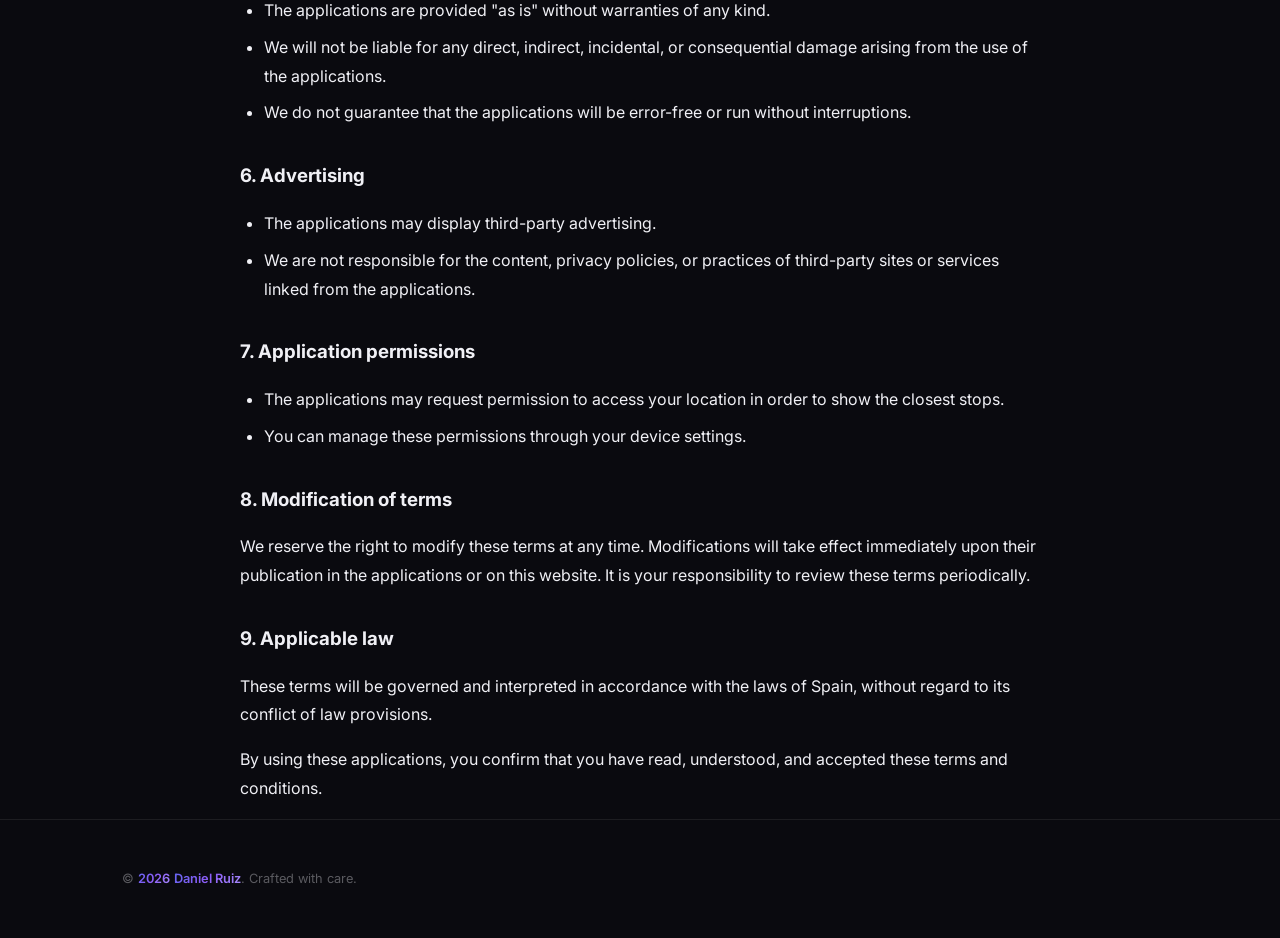
<file: apps/info-metropolitana-andalucia/terms-and-conditions.html>
<!DOCTYPE html>
<html lang="en">
<head>
  <meta charset="UTF-8" />
  <meta name="viewport" content="width=device-width, initial-scale=1.0" />
  <title>Términos y Condiciones - Info Metropolitana</title>
  
  <!-- Favicon (inline SVG) -->
  <link rel="icon" href="data:image/svg+xml,<svg xmlns='http://www.w3.org/2000/svg' viewBox='0 0 100 100'><text y='0.9em' font-size='80'>🚀</text></svg>" />

  <link rel="stylesheet" href="../../styles.css?v=3" />
  <style>
    .legal-section { padding-top: 120px; min-height: 80vh; }
    .legal-content { max-width: 800px; margin: 0 auto; line-height: 1.8; color: var(--text-light); }
    .legal-content h3 { color: var(--text-white); margin-top: 2rem; margin-bottom: 1rem; }
    .legal-content p { margin-bottom: 1rem; }
    .legal-content ul { padding-left: 1.5rem; margin-bottom: 1rem; }
    .legal-content li { margin-bottom: 0.5rem; }
  </style>
</head>
<body>
  <!-- ═══════════════ Navigation ═══════════════ -->
  <nav class="nav" id="navbar">
    <div class="container nav-inner">
      <a href="../../index.html" class="nav-logo">DR</a>
      <ul class="nav-links" id="nav-links">
        <li class="lang-switcher">
          <button class="lang-toggle-btn" data-lang="en">EN</button>
          <button class="lang-toggle-btn" data-lang="es">ES</button>
        </li>
        <li><a href="../../index.html" data-i18n="legal.nav.home">Home</a></li>
      </ul>
    </div>
  </nav>

  <!-- ═══════════════ Content ═══════════════ -->
  <section class="legal-section">
    <div class="container">
      <div class="section-header">
        <span class="section-label" data-i18n="legal.label">// Legal</span>
        <h2 class="section-title" data-i18n="ima.terms.title">Términos y Condiciones</h2>
        <p class="section-desc" data-i18n="ima.terms.desc">Aplicaciones Info Metropolitana</p>
      </div>

      <div class="legal-content">
        <p data-i18n="ima.terms.updated"><strong>Última actualización: 16 de Mayo de 2026</strong></p>
        
        <h3 data-i18n="ima.terms.1.t">1. Aceptación de los términos</h3>
        <p data-i18n="ima.terms.1.p">Al descargar, instalar o utilizar cualquiera de las aplicaciones de "Info Metropolitana", aceptas estar vinculado por estos términos y condiciones. Si no estás de acuerdo con alguno de estos términos, no debes utilizar las aplicaciones.</p>

        <h3 data-i18n="ima.terms.2.t">2. Descripción del servicio</h3>
        <p data-i18n="ima.terms.2.p">Las aplicaciones Info Metropolitana proporcionan información sobre rutas, horarios y paradas del transporte público interurbano en sus respectivas áreas metropolitanas y provincias de Andalucía, utilizando datos abiertos proporcionados por los Consorcios de Transportes de Andalucía correspondientes.</p>

        <h3 data-i18n="ima.terms.3.t">3. Uso de la aplicación</h3>
        <ul>
          <li data-i18n="ima.terms.3.l1">La aplicación está destinada a proporcionar información solamente.</li>
          <li data-i18n="ima.terms.3.l2">La información proporcionada se basa en datos de terceros y no garantizamos su exactitud completa en tiempo real.</li>
          <li data-i18n="ima.terms.3.l3">No nos hacemos responsables de cambios inesperados en horarios, rutas o servicios de transporte.</li>
          <li data-i18n="ima.terms.3.l4">Debes utilizar la aplicación de acuerdo con las leyes aplicables y estos términos.</li>
        </ul>

        <h3 data-i18n="ima.terms.4.t">4. Propiedad intelectual</h3>
        <ul>
          <li data-i18n="ima.terms.4.l1">Todos los derechos de propiedad intelectual relacionados con la aplicación y su contenido son propiedad nuestra o de nuestros licenciantes.</li>
          <li data-i18n="ima.terms.4.l2">No se te otorga ningún derecho para utilizar la propiedad intelectual de terceros sin el permiso correspondiente.</li>
        </ul>

        <h3 data-i18n="ima.terms.5.t">5. Limitación de responsabilidad</h3>
        <ul>
          <li data-i18n="ima.terms.5.l1">La aplicación se proporciona "tal cual" sin garantías de ningún tipo.</li>
          <li data-i18n="ima.terms.5.l2">No seremos responsables de ningún daño directo, indirecto, incidental o consecuente que surja del uso de la aplicación.</li>
          <li data-i18n="ima.terms.5.l3">No garantizamos que la aplicación esté libre de errores o que funcione sin interrupciones.</li>
        </ul>

        <h3 data-i18n="ima.terms.6.t">6. Publicidad</h3>
        <ul>
          <li data-i18n="ima.terms.6.l1">La aplicación puede mostrar publicidad de terceros.</li>
          <li data-i18n="ima.terms.6.l2">No somos responsables del contenido, políticas de privacidad o prácticas de sitios o servicios de terceros vinculados desde la aplicación.</li>
        </ul>

        <h3 data-i18n="ima.terms.7.t">7. Permisos de la aplicación</h3>
        <ul>
          <li data-i18n="ima.terms.7.l1">La aplicación puede solicitar permiso para acceder a tu ubicación con el fin de mostrar las paradas más cercanas.</li>
          <li data-i18n="ima.terms.7.l2">Puedes gestionar estos permisos a través de la configuración de tu dispositivo.</li>
        </ul>

        <h3 data-i18n="ima.terms.8.t">8. Modificaciones de los términos</h3>
        <p data-i18n="ima.terms.8.p">Nos reservamos el derecho de modificar estos términos en cualquier momento. Las modificaciones entrarán en vigor inmediatamente después de su publicación en la aplicación o en este sitio web. Es tu responsabilidad revisar periódicamente estos términos.</p>

        <h3 data-i18n="ima.terms.9.t">9. Ley aplicable</h3>
        <p data-i18n="ima.terms.9.p">Estos términos se regirán e interpretarán de acuerdo con las leyes de España, sin tener en cuenta sus conflictos de disposiciones legales.</p>

        <p data-i18n="ima.terms.10.p">Al utilizar esta aplicación, confirmas que has leído, entendido y aceptado estos términos y condiciones.</p>
      </div>
    </div>
  </section>

  <!-- ═══════════════ Footer ═══════════════ -->
  <footer class="footer">
    <div class="container footer-inner">
      <p class="footer-text" data-i18n="legal.footer">
        © <span id="current-year">2026</span> <span>Daniel Ruiz</span>. Crafted with care.
      </p>
    </div>
  </footer>

  <script src="../../translations.js"></script>
  <script src="../../i18n.js"></script>
  <script src="../../main.js"></script>
</body>
</html>
</file>
<file: styles.css>
/* ═══════════════════════════════════════════════════════════
   Daniel Ruiz — Personal Portfolio
   Design System & Styles
   ═══════════════════════════════════════════════════════════ */

/* ── Google Font Import ────────────────────────────────────── */
@import url('https://fonts.googleapis.com/css2?family=Inter:wght@300;400;500;600;700;800;900&family=JetBrains+Mono:wght@400;500;600&display=swap');

/* ── Design Tokens ─────────────────────────────────────────── */
:root {
  /* Colors — Deep Space palette */
  --bg-primary: #0a0a0f;
  --bg-secondary: #12121a;
  --bg-card: rgba(255, 255, 255, 0.03);
  --bg-card-hover: rgba(255, 255, 255, 0.06);
  --bg-glass: rgba(255, 255, 255, 0.05);
  --border-glass: rgba(255, 255, 255, 0.08);
  --border-glass-hover: rgba(255, 255, 255, 0.15);

  /* Text */
  --text-primary: #f0f0f5;
  --text-secondary: rgba(240, 240, 245, 0.6);
  --text-tertiary: rgba(240, 240, 245, 0.35);
  --text-accent: #7c6ef0;

  /* Accent Gradients */
  --gradient-primary: linear-gradient(135deg, #6366f1 0%, #8b5cf6 50%, #a78bfa 100%);
  --gradient-secondary: linear-gradient(135deg, #06b6d4 0%, #6366f1 100%);
  --gradient-hero: linear-gradient(135deg, 
    #0a0a0f 0%, 
    #1a1035 25%, 
    #0f1729 50%, 
    #1a0f2e 75%, 
    #0a0a0f 100%);
  --gradient-glow: radial-gradient(600px circle at var(--mouse-x, 50%) var(--mouse-y, 50%),
    rgba(99, 102, 241, 0.06), transparent 40%);

  /* Accent */
  --accent-indigo: #6366f1;
  --accent-violet: #8b5cf6;
  --accent-cyan: #06b6d4;
  --accent-emerald: #10b981;
  --accent-amber: #f59e0b;
  --accent-rose: #f43f5e;

  /* Spacing */
  --space-xs: 0.25rem;
  --space-sm: 0.5rem;
  --space-md: 1rem;
  --space-lg: 1.5rem;
  --space-xl: 2rem;
  --space-2xl: 3rem;
  --space-3xl: 4rem;
  --space-4xl: 6rem;

  /* Typography */
  --font-body: 'Inter', -apple-system, BlinkMacSystemFont, sans-serif;
  --font-mono: 'JetBrains Mono', 'Fira Code', monospace;

  /* Radius */
  --radius-sm: 8px;
  --radius-md: 12px;
  --radius-lg: 16px;
  --radius-xl: 24px;
  --radius-full: 9999px;

  /* Transitions */
  --transition-fast: 150ms cubic-bezier(0.4, 0, 0.2, 1);
  --transition-base: 250ms cubic-bezier(0.4, 0, 0.2, 1);
  --transition-slow: 400ms cubic-bezier(0.4, 0, 0.2, 1);
  --transition-spring: 500ms cubic-bezier(0.34, 1.56, 0.64, 1);

  /* Shadows */
  --shadow-card: 0 0 0 1px var(--border-glass), 0 4px 24px rgba(0, 0, 0, 0.3);
  --shadow-card-hover: 0 0 0 1px var(--border-glass-hover), 0 8px 40px rgba(0, 0, 0, 0.4);
  --shadow-glow: 0 0 60px rgba(99, 102, 241, 0.15);
}

/* ── Reset & Base ──────────────────────────────────────────── */
*, *::before, *::after {
  margin: 0;
  padding: 0;
  box-sizing: border-box;
}

html {
  scroll-behavior: smooth;
  font-size: 16px;
  -webkit-font-smoothing: antialiased;
  -moz-osx-font-smoothing: grayscale;
}

body {
  font-family: var(--font-body);
  background-color: var(--bg-primary);
  color: var(--text-primary);
  line-height: 1.7;
  overflow-x: hidden;
  position: relative;
}

body::before {
  content: '';
  position: fixed;
  inset: 0;
  background: var(--gradient-glow);
  pointer-events: none;
  z-index: 0;
}

a {
  color: inherit;
  text-decoration: none;
}

img {
  max-width: 100%;
  display: block;
}

/* ── Scrollbar ─────────────────────────────────────────────── */
::-webkit-scrollbar {
  width: 6px;
}

::-webkit-scrollbar-track {
  background: var(--bg-primary);
}

::-webkit-scrollbar-thumb {
  background: rgba(99, 102, 241, 0.3);
  border-radius: var(--radius-full);
}

::-webkit-scrollbar-thumb:hover {
  background: rgba(99, 102, 241, 0.5);
}

/* ── Layout ────────────────────────────────────────────────── */
.container {
  max-width: 1100px;
  margin: 0 auto;
  padding: 0 var(--space-xl);
}

section {
  position: relative;
  z-index: 1;
}

/* ── Navigation ────────────────────────────────────────────── */
.nav {
  position: fixed;
  top: 0;
  left: 0;
  right: 0;
  z-index: 100;
  padding: var(--space-lg) 0;
  transition: var(--transition-base);
  background: transparent;
}

.nav.scrolled {
  background: rgba(10, 10, 15, 0.85);
  backdrop-filter: blur(20px) saturate(180%);
  -webkit-backdrop-filter: blur(20px) saturate(180%);
  border-bottom: 1px solid var(--border-glass);
  padding: var(--space-md) 0;
}

.nav-inner {
  display: flex;
  align-items: center;
  justify-content: space-between;
}

.nav-logo {
  font-weight: 800;
  font-size: 1.25rem;
  letter-spacing: -0.02em;
  background: var(--gradient-primary);
  -webkit-background-clip: text;
  -webkit-text-fill-color: transparent;
  background-clip: text;
}

.nav-links {
  display: flex;
  list-style: none;
  gap: var(--space-xl);
}

.nav-links a {
  font-size: 0.875rem;
  font-weight: 500;
  color: var(--text-secondary);
  transition: var(--transition-fast);
  position: relative;
}

.nav-links a::after {
  content: '';
  position: absolute;
  bottom: -4px;
  left: 0;
  width: 0;
  height: 2px;
  background: var(--gradient-primary);
  border-radius: var(--radius-full);
  transition: var(--transition-base);
}

.nav-links a:hover {
  color: var(--text-primary);
}

.nav-links a:hover::after {
  width: 100%;
}

/* Mobile menu button */
.nav-toggle {
  display: none;
  background: none;
  border: none;
  cursor: pointer;
  padding: var(--space-sm);
  z-index: 200;
}

.nav-toggle span {
  display: block;
  width: 24px;
  height: 2px;
  background: var(--text-primary);
  margin: 6px 0;
  transition: var(--transition-base);
  border-radius: var(--radius-full);
}

.nav-toggle.active span:nth-child(1) {
  transform: rotate(45deg) translate(6px, 6px);
}

.nav-toggle.active span:nth-child(2) {
  opacity: 0;
}

.nav-toggle.active span:nth-child(3) {
  transform: rotate(-45deg) translate(6px, -6px);
}

/* ── Hero Section ──────────────────────────────────────────── */
.hero {
  min-height: 100vh;
  display: flex;
  align-items: center;
  position: relative;
  overflow: hidden;
}

.hero-bg {
  position: absolute;
  inset: 0;
  background: var(--gradient-hero);
  z-index: -2;
}

.hero-bg::after {
  content: '';
  position: absolute;
  inset: 0;
  background: 
    radial-gradient(ellipse 80% 50% at 50% -20%, rgba(99, 102, 241, 0.12), transparent),
    radial-gradient(ellipse 60% 40% at 80% 60%, rgba(139, 92, 246, 0.08), transparent),
    radial-gradient(ellipse 50% 30% at 10% 80%, rgba(6, 182, 212, 0.06), transparent);
}

/* Animated grid */
.hero-grid {
  position: absolute;
  inset: 0;
  z-index: -1;
  background-image: 
    linear-gradient(rgba(99, 102, 241, 0.03) 1px, transparent 1px),
    linear-gradient(90deg, rgba(99, 102, 241, 0.03) 1px, transparent 1px);
  background-size: 60px 60px;
  mask-image: radial-gradient(ellipse 60% 50% at 50% 50%, black, transparent);
  -webkit-mask-image: radial-gradient(ellipse 60% 50% at 50% 50%, black, transparent);
  animation: gridFloat 20s linear infinite;
}

@keyframes gridFloat {
  0% { transform: translateY(0); }
  100% { transform: translateY(60px); }
}

/* Floating orbs */
.hero-orb {
  position: absolute;
  border-radius: 50%;
  filter: blur(80px);
  animation: orbFloat 12s ease-in-out infinite;
  z-index: -1;
}

.hero-orb--1 {
  width: 400px;
  height: 400px;
  background: rgba(99, 102, 241, 0.12);
  top: 10%;
  right: -5%;
  animation-delay: 0s;
}

.hero-orb--2 {
  width: 300px;
  height: 300px;
  background: rgba(139, 92, 246, 0.1);
  bottom: 10%;
  left: -5%;
  animation-delay: -4s;
}

.hero-orb--3 {
  width: 200px;
  height: 200px;
  background: rgba(6, 182, 212, 0.08);
  top: 40%;
  left: 40%;
  animation-delay: -8s;
}

@keyframes orbFloat {
  0%, 100% { transform: translate(0, 0) scale(1); }
  33% { transform: translate(30px, -30px) scale(1.05); }
  66% { transform: translate(-20px, 20px) scale(0.95); }
}

.hero-content {
  position: relative;
  z-index: 1;
}

.hero-badge {
  display: inline-flex;
  align-items: center;
  gap: var(--space-sm);
  padding: var(--space-xs) var(--space-md);
  background: var(--bg-glass);
  border: 1px solid var(--border-glass);
  border-radius: var(--radius-full);
  font-size: 0.8rem;
  font-weight: 500;
  color: var(--text-secondary);
  margin-bottom: var(--space-xl);
  backdrop-filter: blur(10px);
}

.hero-badge .dot {
  width: 8px;
  height: 8px;
  background: var(--accent-emerald);
  border-radius: 50%;
  animation: pulse 2s ease-in-out infinite;
}

@keyframes pulse {
  0%, 100% { opacity: 1; box-shadow: 0 0 0 0 rgba(16, 185, 129, 0.4); }
  50% { opacity: 0.8; box-shadow: 0 0 0 8px rgba(16, 185, 129, 0); }
}

.hero h1 {
  font-size: clamp(2.5rem, 6vw, 4.5rem);
  font-weight: 800;
  line-height: 1.1;
  letter-spacing: -0.03em;
  margin-bottom: var(--space-lg);
}

.hero h1 .gradient-text {
  background: var(--gradient-primary);
  -webkit-background-clip: text;
  -webkit-text-fill-color: transparent;
  background-clip: text;
}

.hero-subtitle {
  font-size: clamp(1rem, 2vw, 1.25rem);
  color: var(--text-secondary);
  max-width: 550px;
  line-height: 1.7;
  margin-bottom: var(--space-2xl);
}

.hero-actions {
  display: flex;
  gap: var(--space-md);
  flex-wrap: wrap;
}

/* Buttons */
.btn {
  display: inline-flex;
  align-items: center;
  gap: var(--space-sm);
  padding: 0.75rem 1.75rem;
  font-family: var(--font-body);
  font-size: 0.9rem;
  font-weight: 600;
  border: none;
  border-radius: var(--radius-full);
  cursor: pointer;
  transition: var(--transition-base);
  text-decoration: none;
}

.btn-primary {
  background: var(--gradient-primary);
  color: white;
  box-shadow: 0 4px 20px rgba(99, 102, 241, 0.3);
}

.btn-primary:hover {
  transform: translateY(-2px);
  box-shadow: 0 8px 30px rgba(99, 102, 241, 0.4);
}

.btn-secondary {
  background: var(--bg-glass);
  color: var(--text-primary);
  border: 1px solid var(--border-glass);
  backdrop-filter: blur(10px);
}

.btn-secondary:hover {
  background: var(--bg-card-hover);
  border-color: var(--border-glass-hover);
  transform: translateY(-2px);
}

.btn-icon {
  width: 18px;
  height: 18px;
}

/* Hero scroll indicator */
.scroll-indicator {
  position: absolute;
  bottom: 2rem;
  left: 50%;
  transform: translateX(-50%);
  display: flex;
  flex-direction: column;
  align-items: center;
  gap: var(--space-sm);
  color: var(--text-tertiary);
  font-size: 0.75rem;
  font-weight: 500;
  letter-spacing: 0.1em;
  text-transform: uppercase;
  animation: scrollBounce 2s ease-in-out infinite;
}

.scroll-indicator .line {
  width: 1px;
  height: 40px;
  background: linear-gradient(to bottom, var(--accent-indigo), transparent);
}

@keyframes scrollBounce {
  0%, 100% { transform: translateX(-50%) translateY(0); }
  50% { transform: translateX(-50%) translateY(8px); }
}

/* ── Section Header ────────────────────────────────────────── */
.section-header {
  text-align: center;
  margin-bottom: var(--space-4xl);
}

.section-label {
  font-family: var(--font-mono);
  font-size: 0.8rem;
  font-weight: 500;
  color: var(--accent-indigo);
  letter-spacing: 0.15em;
  text-transform: uppercase;
  margin-bottom: var(--space-md);
  display: block;
}

.section-title {
  font-size: clamp(1.75rem, 4vw, 2.75rem);
  font-weight: 800;
  letter-spacing: -0.02em;
  margin-bottom: var(--space-md);
}

.section-desc {
  color: var(--text-secondary);
  max-width: 500px;
  margin: 0 auto;
  font-size: 1rem;
}

/* ── About Section ─────────────────────────────────────────── */
.about {
  padding: var(--space-4xl) 0;
}

.about-grid {
  display: grid;
  grid-template-columns: 280px 1fr;
  gap: var(--space-4xl);
  align-items: start;
}

.about-avatar {
  position: relative;
}

.about-avatar img {
  width: 100%;
  border-radius: var(--radius-xl);
  border: 1px solid var(--border-glass);
  box-shadow: var(--shadow-card);
}

.about-avatar::before {
  content: '';
  position: absolute;
  inset: -2px;
  border-radius: calc(var(--radius-xl) + 2px);
  background: var(--gradient-primary);
  z-index: -1;
  opacity: 0.4;
  filter: blur(8px);
}

.about-text h3 {
  font-size: 1.5rem;
  font-weight: 700;
  margin-bottom: var(--space-lg);
  letter-spacing: -0.01em;
}

.about-text p {
  color: var(--text-secondary);
  margin-bottom: var(--space-lg);
  font-size: 1rem;
  line-height: 1.8;
}

.about-stats {
  display: grid;
  grid-template-columns: repeat(3, 1fr);
  gap: var(--space-lg);
  margin-top: var(--space-2xl);
}

.stat {
  text-align: center;
  padding: var(--space-lg);
  background: var(--bg-card);
  border: 1px solid var(--border-glass);
  border-radius: var(--radius-md);
  transition: var(--transition-base);
}

.stat:hover {
  background: var(--bg-card-hover);
  border-color: var(--border-glass-hover);
  transform: translateY(-2px);
}

.stat-number {
  font-size: 1.75rem;
  font-weight: 800;
  background: var(--gradient-primary);
  -webkit-background-clip: text;
  -webkit-text-fill-color: transparent;
  background-clip: text;
  display: block;
}

.stat-label {
  font-size: 0.8rem;
  color: var(--text-secondary);
  margin-top: var(--space-xs);
  display: block;
}

/* ── Skills Section ────────────────────────────────────────── */
.skills {
  padding: var(--space-4xl) 0;
}

.skills-grid {
  display: grid;
  grid-template-columns: repeat(2, 1fr);
  gap: var(--space-xl);
}

.skill-category {
  padding: var(--space-2xl);
  background: var(--bg-card);
  border: 1px solid var(--border-glass);
  border-radius: var(--radius-lg);
  transition: var(--transition-base);
  position: relative;
  overflow: hidden;
}

.skill-category::before {
  content: '';
  position: absolute;
  top: 0;
  left: 0;
  right: 0;
  height: 2px;
  background: var(--gradient-primary);
  opacity: 0;
  transition: var(--transition-base);
}

.skill-category:hover {
  background: var(--bg-card-hover);
  border-color: var(--border-glass-hover);
  transform: translateY(-4px);
  box-shadow: var(--shadow-glow);
}

.skill-category:hover::before {
  opacity: 1;
}

.skill-icon {
  width: 48px;
  height: 48px;
  border-radius: var(--radius-md);
  display: flex;
  align-items: center;
  justify-content: center;
  margin-bottom: var(--space-lg);
  font-size: 1.5rem;
}

.skill-icon--backend { background: rgba(99, 102, 241, 0.1); }
.skill-icon--frontend { background: rgba(6, 182, 212, 0.1); }
.skill-icon--mobile { background: rgba(139, 92, 246, 0.1); }
.skill-icon--architecture { background: rgba(16, 185, 129, 0.1); }

.skill-category h3 {
  font-size: 1.15rem;
  font-weight: 700;
  margin-bottom: var(--space-md);
}

.skill-category p {
  color: var(--text-secondary);
  font-size: 0.9rem;
  margin-bottom: var(--space-lg);
  line-height: 1.6;
}

.skill-tags {
  display: flex;
  flex-wrap: wrap;
  gap: var(--space-sm);
}

.skill-tag {
  padding: 0.3rem 0.75rem;
  background: rgba(255, 255, 255, 0.04);
  border: 1px solid rgba(255, 255, 255, 0.06);
  border-radius: var(--radius-full);
  font-size: 0.78rem;
  font-weight: 500;
  color: var(--text-secondary);
  transition: var(--transition-fast);
  font-family: var(--font-mono);
}

.skill-tag:hover {
  background: rgba(99, 102, 241, 0.1);
  border-color: rgba(99, 102, 241, 0.2);
  color: var(--text-primary);
}

/* ── Projects Section ──────────────────────────────────────── */
.projects {
  padding: var(--space-4xl) 0;
}

.projects-grid {
  display: grid;
  grid-template-columns: repeat(auto-fit, minmax(320px, 1fr));
  gap: var(--space-xl);
}

.project-card {
  background: var(--bg-card);
  border: 1px solid var(--border-glass);
  border-radius: var(--radius-lg);
  padding: var(--space-2xl);
  transition: var(--transition-base);
  display: flex;
  flex-direction: column;
  position: relative;
  overflow: hidden;
}

.project-card::after {
  content: '';
  position: absolute;
  inset: 0;
  background: radial-gradient(400px circle at var(--card-mouse-x, 50%) var(--card-mouse-y, 50%),
    rgba(99, 102, 241, 0.06), transparent 40%);
  opacity: 0;
  transition: var(--transition-base);
  pointer-events: none;
}

.project-card:hover {
  background: var(--bg-card-hover);
  border-color: var(--border-glass-hover);
  transform: translateY(-4px);
  box-shadow: var(--shadow-card-hover);
}

.project-card:hover::after {
  opacity: 1;
}

.project-header {
  display: flex;
  align-items: flex-start;
  justify-content: space-between;
  margin-bottom: var(--space-lg);
}

.project-icon {
  width: 44px;
  height: 44px;
  border-radius: var(--radius-md);
  display: flex;
  align-items: center;
  justify-content: center;
  font-size: 1.25rem;
}

.project-links {
  display: flex;
  gap: var(--space-sm);
}

.project-link {
  width: 36px;
  height: 36px;
  border-radius: var(--radius-sm);
  display: flex;
  align-items: center;
  justify-content: center;
  color: var(--text-tertiary);
  transition: var(--transition-fast);
  background: transparent;
}

.project-link:hover {
  color: var(--text-primary);
  background: var(--bg-card-hover);
}

.project-link svg {
  width: 18px;
  height: 18px;
}

.project-card h3 {
  font-size: 1.15rem;
  font-weight: 700;
  margin-bottom: var(--space-sm);
  letter-spacing: -0.01em;
}

.project-card p {
  color: var(--text-secondary);
  font-size: 0.9rem;
  line-height: 1.7;
  flex: 1;
  margin-bottom: var(--space-lg);
}

.project-tech {
  display: flex;
  flex-wrap: wrap;
  gap: var(--space-sm);
  margin-top: auto;
}

.project-tech span {
  font-family: var(--font-mono);
  font-size: 0.75rem;
  color: var(--accent-indigo);
  padding: 0.2rem 0.6rem;
  background: rgba(99, 102, 241, 0.08);
  border-radius: var(--radius-full);
}
/* ── Published Apps Sub-section ────────────────────────────── */
.apps-subsection {
  margin-top: var(--space-4xl);
  padding-top: var(--space-4xl);
  border-top: 1px solid var(--border-glass);
}

.apps-subsection-header {
  text-align: center;
  margin-bottom: var(--space-2xl);
}

.apps-subsection-title {
  font-size: clamp(1.35rem, 3vw, 1.85rem);
  font-weight: 800;
  letter-spacing: -0.02em;
  margin-bottom: var(--space-md);
}

.apps-grid {
  display: grid;
  grid-template-columns: repeat(auto-fit, minmax(340px, 1fr));
  gap: var(--space-xl);
}

.app-card {
  display: block;
  text-decoration: none;
  color: inherit;
  background: var(--bg-card);
  border: 1px solid var(--border-glass);
  border-radius: var(--radius-lg);
  transition: var(--transition-base);
  position: relative;
  overflow: hidden;
}

.app-card::before {
  content: '';
  position: absolute;
  top: 0;
  left: 0;
  right: 0;
  height: 3px;
  background: linear-gradient(90deg, var(--accent-emerald), var(--accent-cyan));
  opacity: 0;
  transition: var(--transition-base);
}

.app-card:hover {
  background: var(--bg-card-hover);
  border-color: var(--border-glass-hover);
  transform: translateY(-4px);
  box-shadow: var(--shadow-card-hover);
}

.app-card:hover::before {
  opacity: 1;
}

.app-card-inner {
  padding: var(--space-2xl);
  display: flex;
  align-items: flex-start;
  gap: var(--space-lg);
}

.app-icon-wrapper {
  flex-shrink: 0;
  width: 56px;
  height: 56px;
  border-radius: var(--radius-md);
  background: rgba(16, 185, 129, 0.08);
  border: 1px solid rgba(16, 185, 129, 0.15);
  display: flex;
  align-items: center;
  justify-content: center;
}

.app-icon {
  font-size: 1.6rem;
}

.app-info {
  flex: 1;
  min-width: 0;
}

.app-info h4 {
  font-size: 1.1rem;
  font-weight: 700;
  margin-bottom: var(--space-sm);
  letter-spacing: -0.01em;
  transition: var(--transition-fast);
}

.app-card:hover .app-info h4 {
  color: var(--accent-emerald);
}

.app-info p {
  color: var(--text-secondary);
  font-size: 0.85rem;
  line-height: 1.65;
  margin-bottom: var(--space-md);
}

.app-tags {
  display: flex;
  flex-wrap: wrap;
  gap: var(--space-xs);
}

.app-tags span {
  font-family: var(--font-mono);
  font-size: 0.72rem;
  color: var(--accent-emerald);
  padding: 0.2rem 0.55rem;
  background: rgba(16, 185, 129, 0.08);
  border-radius: var(--radius-full);
}

.app-badge {
  flex-shrink: 0;
  display: inline-flex;
  align-items: center;
  gap: var(--space-xs);
  font-size: 0.78rem;
  font-weight: 600;
  color: var(--text-tertiary);
  transition: var(--transition-fast);
  white-space: nowrap;
}

.app-card:hover .app-badge {
  color: var(--accent-emerald);
}

.apps-footer {
  text-align: center;
  margin-top: var(--space-2xl);
}

/* ── Blog Section ──────────────────────────────────────────── */
.blog {
  padding: var(--space-4xl) 0;
}

.blog-grid {
  display: grid;
  grid-template-columns: repeat(auto-fit, minmax(340px, 1fr));
  gap: var(--space-xl);
}

.blog-card {
  display: block;
  text-decoration: none;
  color: inherit;
  background: var(--bg-card);
  border: 1px solid var(--border-glass);
  border-radius: var(--radius-lg);
  transition: var(--transition-base);
  position: relative;
  overflow: hidden;
}

.blog-card::before {
  content: '';
  position: absolute;
  top: 0;
  left: 0;
  bottom: 0;
  width: 3px;
  background: var(--gradient-primary);
  opacity: 0;
  transition: var(--transition-base);
}

.blog-card:hover {
  background: var(--bg-card-hover);
  border-color: var(--border-glass-hover);
  transform: translateY(-4px);
  box-shadow: var(--shadow-card-hover);
}

.blog-card:hover::before {
  opacity: 1;
}

.blog-card-inner {
  padding: var(--space-2xl);
  display: flex;
  flex-direction: column;
  height: 100%;
}

.blog-meta {
  display: flex;
  align-items: center;
  gap: var(--space-xs);
  margin-bottom: var(--space-md);
  font-family: var(--font-mono);
  font-size: 0.78rem;
  color: var(--text-tertiary);
}

.blog-meta time {
  color: var(--accent-indigo);
  font-weight: 500;
}

.blog-card h3 {
  font-size: 1.2rem;
  font-weight: 700;
  letter-spacing: -0.01em;
  margin-bottom: var(--space-md);
  line-height: 1.4;
  transition: var(--transition-fast);
}

.blog-card:hover h3 {
  color: var(--accent-violet);
}

.blog-card p {
  color: var(--text-secondary);
  font-size: 0.9rem;
  line-height: 1.7;
  flex: 1;
  margin-bottom: var(--space-lg);
}

.blog-tags {
  display: flex;
  flex-wrap: wrap;
  gap: var(--space-sm);
  margin-bottom: var(--space-lg);
}

.blog-tags span {
  font-family: var(--font-mono);
  font-size: 0.72rem;
  color: var(--accent-cyan);
  padding: 0.2rem 0.6rem;
  background: rgba(6, 182, 212, 0.08);
  border-radius: var(--radius-full);
}

.blog-cta {
  display: inline-flex;
  align-items: center;
  gap: var(--space-xs);
  font-size: 0.85rem;
  font-weight: 600;
  color: var(--text-tertiary);
  transition: var(--transition-fast);
  margin-top: auto;
}

.blog-card:hover .blog-cta {
  color: var(--accent-indigo);
}

.blog-cta svg {
  transition: var(--transition-fast);
}

.blog-card:hover .blog-cta svg {
  transform: translate(2px, -2px);
}

.blog-footer {
  text-align: center;
  margin-top: var(--space-2xl);
}

/* ── Contact Section ───────────────────────────────────────── */
.contact {
  padding: var(--space-4xl) 0;
}

.contact-wrapper {
  text-align: center;
  max-width: 600px;
  margin: 0 auto;
}

.contact-wrapper h2 {
  font-size: clamp(1.75rem, 4vw, 2.5rem);
  font-weight: 800;
  letter-spacing: -0.02em;
  margin-bottom: var(--space-md);
}

.contact-wrapper p {
  color: var(--text-secondary);
  margin-bottom: var(--space-2xl);
  font-size: 1.05rem;
  line-height: 1.7;
}

.contact-links {
  display: flex;
  justify-content: center;
  gap: var(--space-md);
  flex-wrap: wrap;
}

.contact-link {
  display: inline-flex;
  align-items: center;
  gap: var(--space-sm);
  padding: 0.75rem 1.5rem;
  background: var(--bg-card);
  border: 1px solid var(--border-glass);
  border-radius: var(--radius-full);
  font-size: 0.9rem;
  font-weight: 500;
  color: var(--text-secondary);
  transition: var(--transition-base);
}

.contact-link:hover {
  color: var(--text-primary);
  background: var(--bg-card-hover);
  border-color: var(--border-glass-hover);
  transform: translateY(-2px);
}

.contact-link svg {
  width: 18px;
  height: 18px;
}

/* ── Footer ────────────────────────────────────────────────── */
.footer {
  padding: var(--space-2xl) 0;
  border-top: 1px solid var(--border-glass);
  position: relative;
  z-index: 1;
}

.footer-inner {
  display: flex;
  align-items: center;
  justify-content: space-between;
}

.footer-text {
  font-size: 0.8rem;
  color: var(--text-tertiary);
}

.footer-text span {
  background: var(--gradient-primary);
  -webkit-background-clip: text;
  -webkit-text-fill-color: transparent;
  background-clip: text;
  font-weight: 600;
}

.footer-socials {
  display: flex;
  gap: var(--space-md);
}

.footer-socials a {
  color: var(--text-tertiary);
  transition: var(--transition-fast);
}

.footer-socials a:hover {
  color: var(--text-primary);
}

.footer-socials svg {
  width: 18px;
  height: 18px;
}

/* ── Animations (Intersection Observer) ────────────────────── */
.fade-in {
  opacity: 0;
  transform: translateY(30px);
  transition: opacity 0.6s cubic-bezier(0.4, 0, 0.2, 1),
              transform 0.6s cubic-bezier(0.4, 0, 0.2, 1);
}

.fade-in.visible {
  opacity: 1;
  transform: translateY(0);
}

.fade-in-delay-1 { transition-delay: 0.1s; }
.fade-in-delay-2 { transition-delay: 0.2s; }
.fade-in-delay-3 { transition-delay: 0.3s; }
.fade-in-delay-4 { transition-delay: 0.4s; }

/* ── Responsive ────────────────────────────────────────────── */
@media (max-width: 768px) {
  .nav-links {
    display: none;
    position: fixed;
    inset: 0;
    background: rgba(10, 10, 15, 0.97);
    backdrop-filter: blur(20px);
    flex-direction: column;
    align-items: center;
    justify-content: center;
    gap: var(--space-2xl);
  }

  .nav-links.open {
    display: flex;
  }

  .nav-links a {
    font-size: 1.25rem;
  }

  .nav-toggle {
    display: block;
  }

  .about-grid {
    grid-template-columns: 1fr;
    gap: var(--space-2xl);
  }

  .about-avatar {
    max-width: 200px;
    margin: 0 auto;
  }

  .about-stats {
    grid-template-columns: repeat(3, 1fr);
  }

  .skills-grid {
    grid-template-columns: 1fr;
  }

  .projects-grid {
    grid-template-columns: 1fr;
  }

  .blog-grid {
    grid-template-columns: 1fr;
  }

  .apps-grid {
    grid-template-columns: 1fr;
  }

  .app-card-inner {
    flex-direction: column;
    align-items: center;
    text-align: center;
  }

  .app-badge {
    align-self: center;
  }

  .hero-actions {
    flex-direction: column;
    align-items: flex-start;
  }

  .btn {
    width: 100%;
    justify-content: center;
  }

  .footer-inner {
    flex-direction: column;
    gap: var(--space-lg);
    text-align: center;
  }

  .container {
    padding: 0 var(--space-lg);
  }
}

@media (max-width: 480px) {
  .about-stats {
    grid-template-columns: 1fr;
  }
}

/* ── Particle canvas ───────────────────────────────────────── */
#particles-canvas {
  position: fixed;
  inset: 0;
  z-index: 0;
  pointer-events: none;
}

/* ── Section divider ───────────────────────────────────────── */
.section-divider {
  height: 1px;
  background: linear-gradient(to right, transparent, var(--border-glass), transparent);
  margin: 0;
}

/* ── Language Switcher ─────────────────────────────────────── */
.lang-switcher {
  display: flex;
  align-items: center;
  gap: 0.5rem;
  margin-left: var(--space-xl);
  border-left: 1px solid var(--border-glass);
  padding-left: var(--space-md);
}

.lang-toggle-btn {
  background: transparent;
  border: 1px solid var(--border-glass);
  color: var(--text-secondary);
  font-family: var(--font-mono);
  font-size: 0.75rem;
  padding: 0.25rem 0.5rem;
  border-radius: var(--radius-sm);
  cursor: pointer;
  transition: var(--transition-fast);
}

.lang-toggle-btn:hover {
  background: var(--bg-card-hover);
  color: var(--text-primary);
}

.lang-toggle-btn.active {
  background: var(--gradient-primary);
  color: white;
  border-color: transparent;
  font-weight: 700;
}

@media (max-width: 768px) {
  .lang-switcher {
    margin-left: 0;
    border-left: none;
    padding-left: 0;
    margin-top: var(--space-md);
    justify-content: center;
  }
}
</file>
